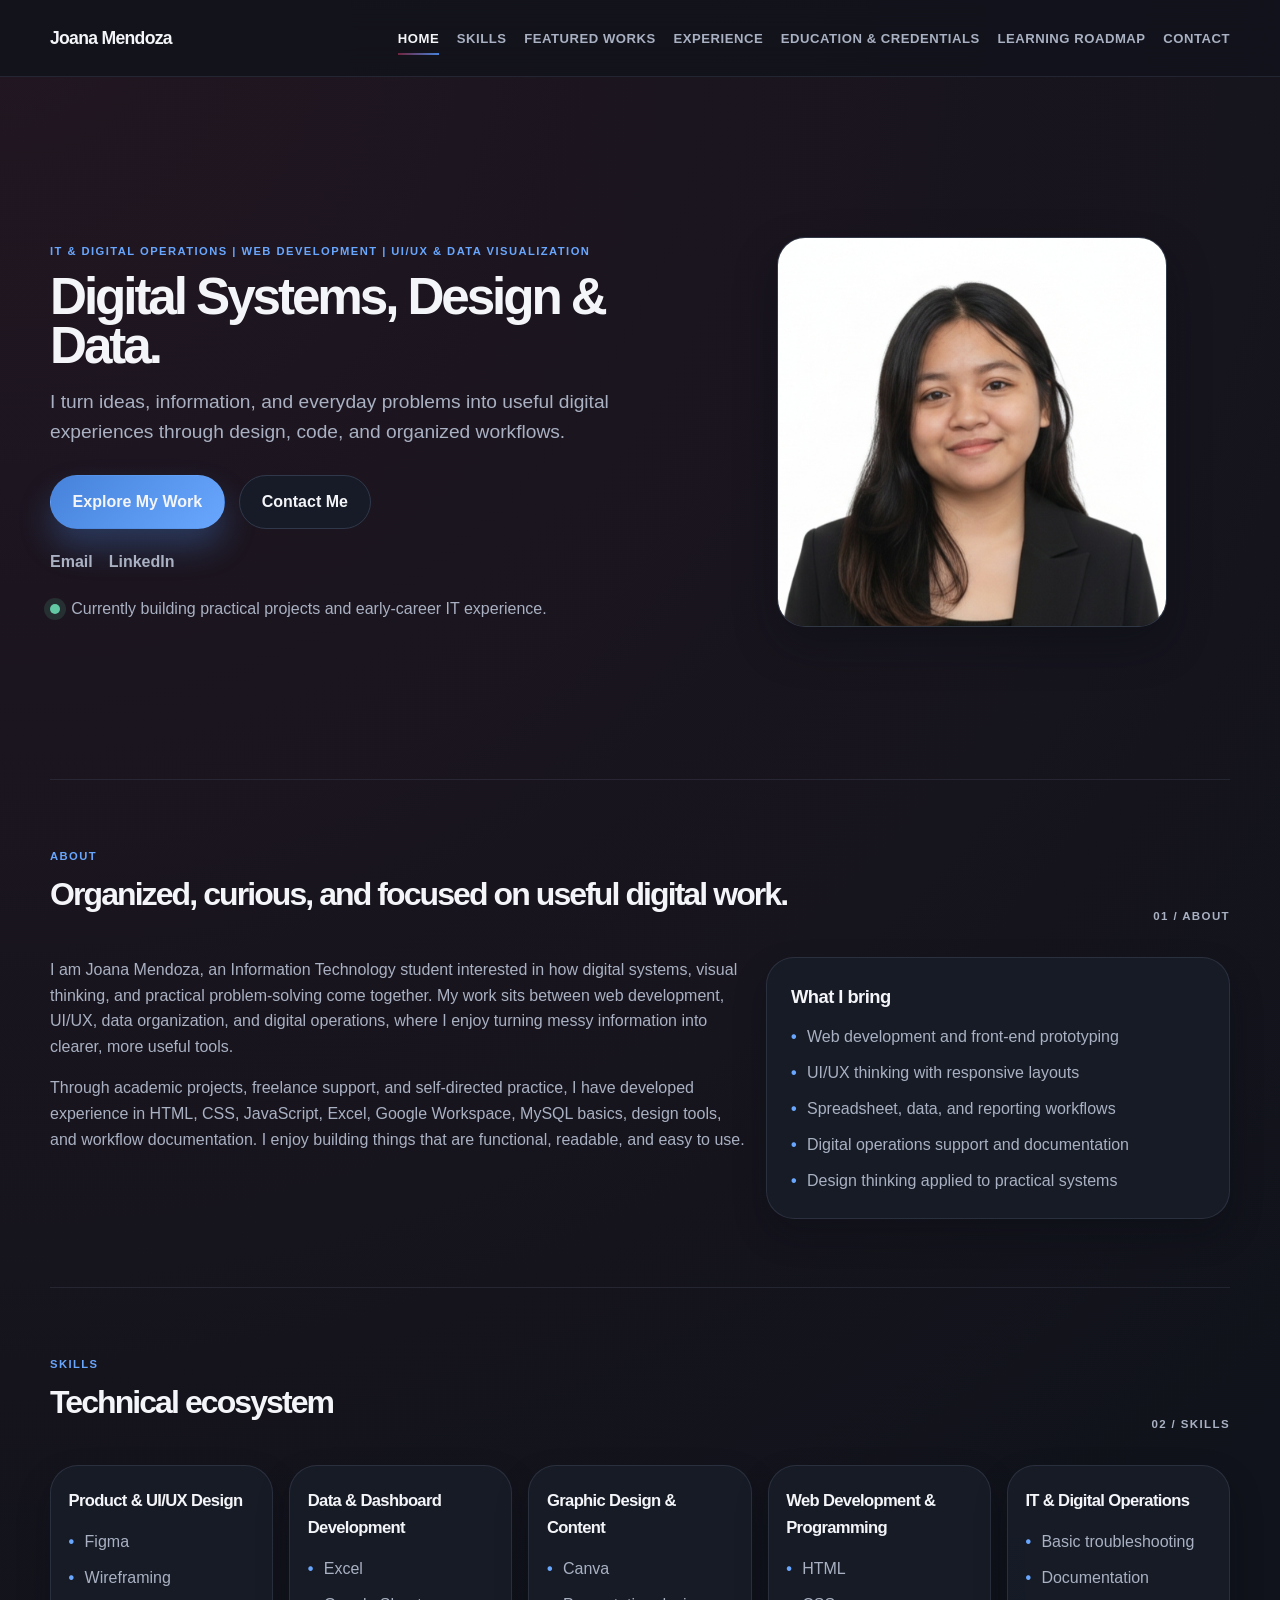
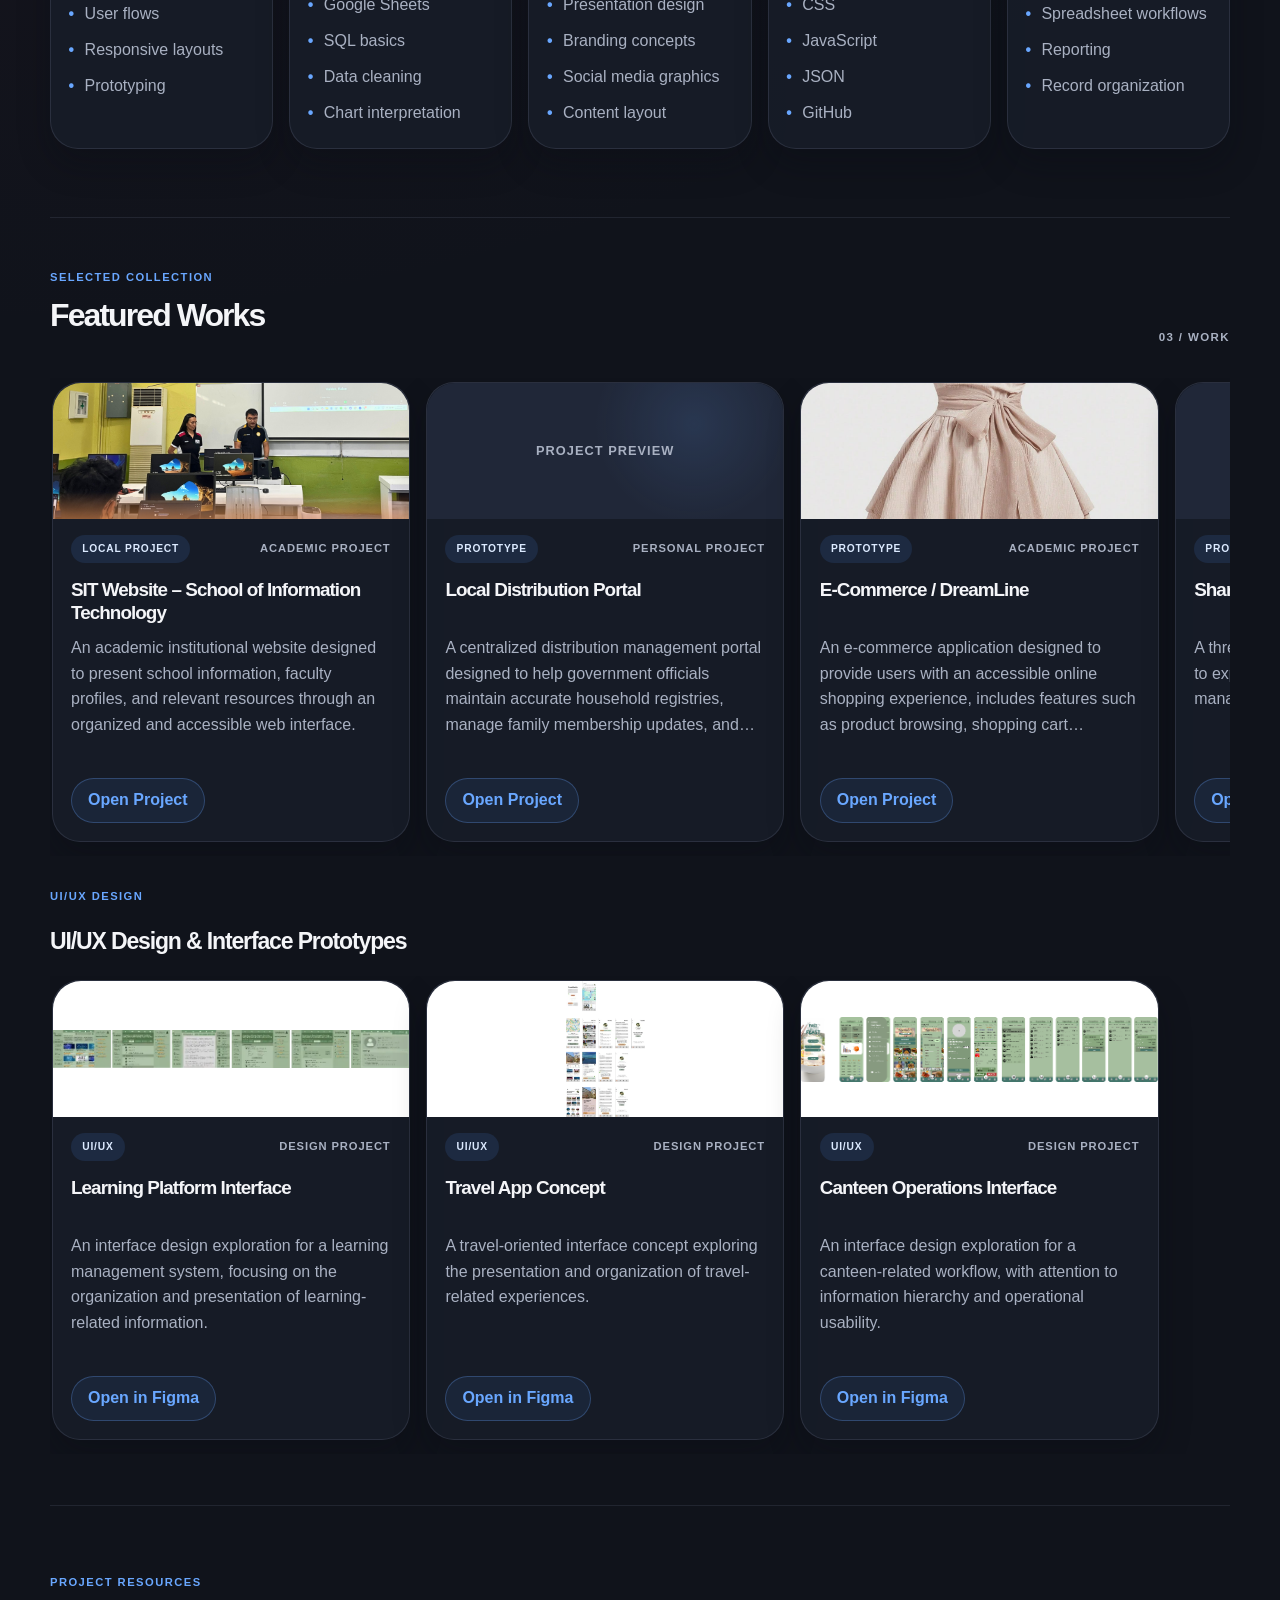
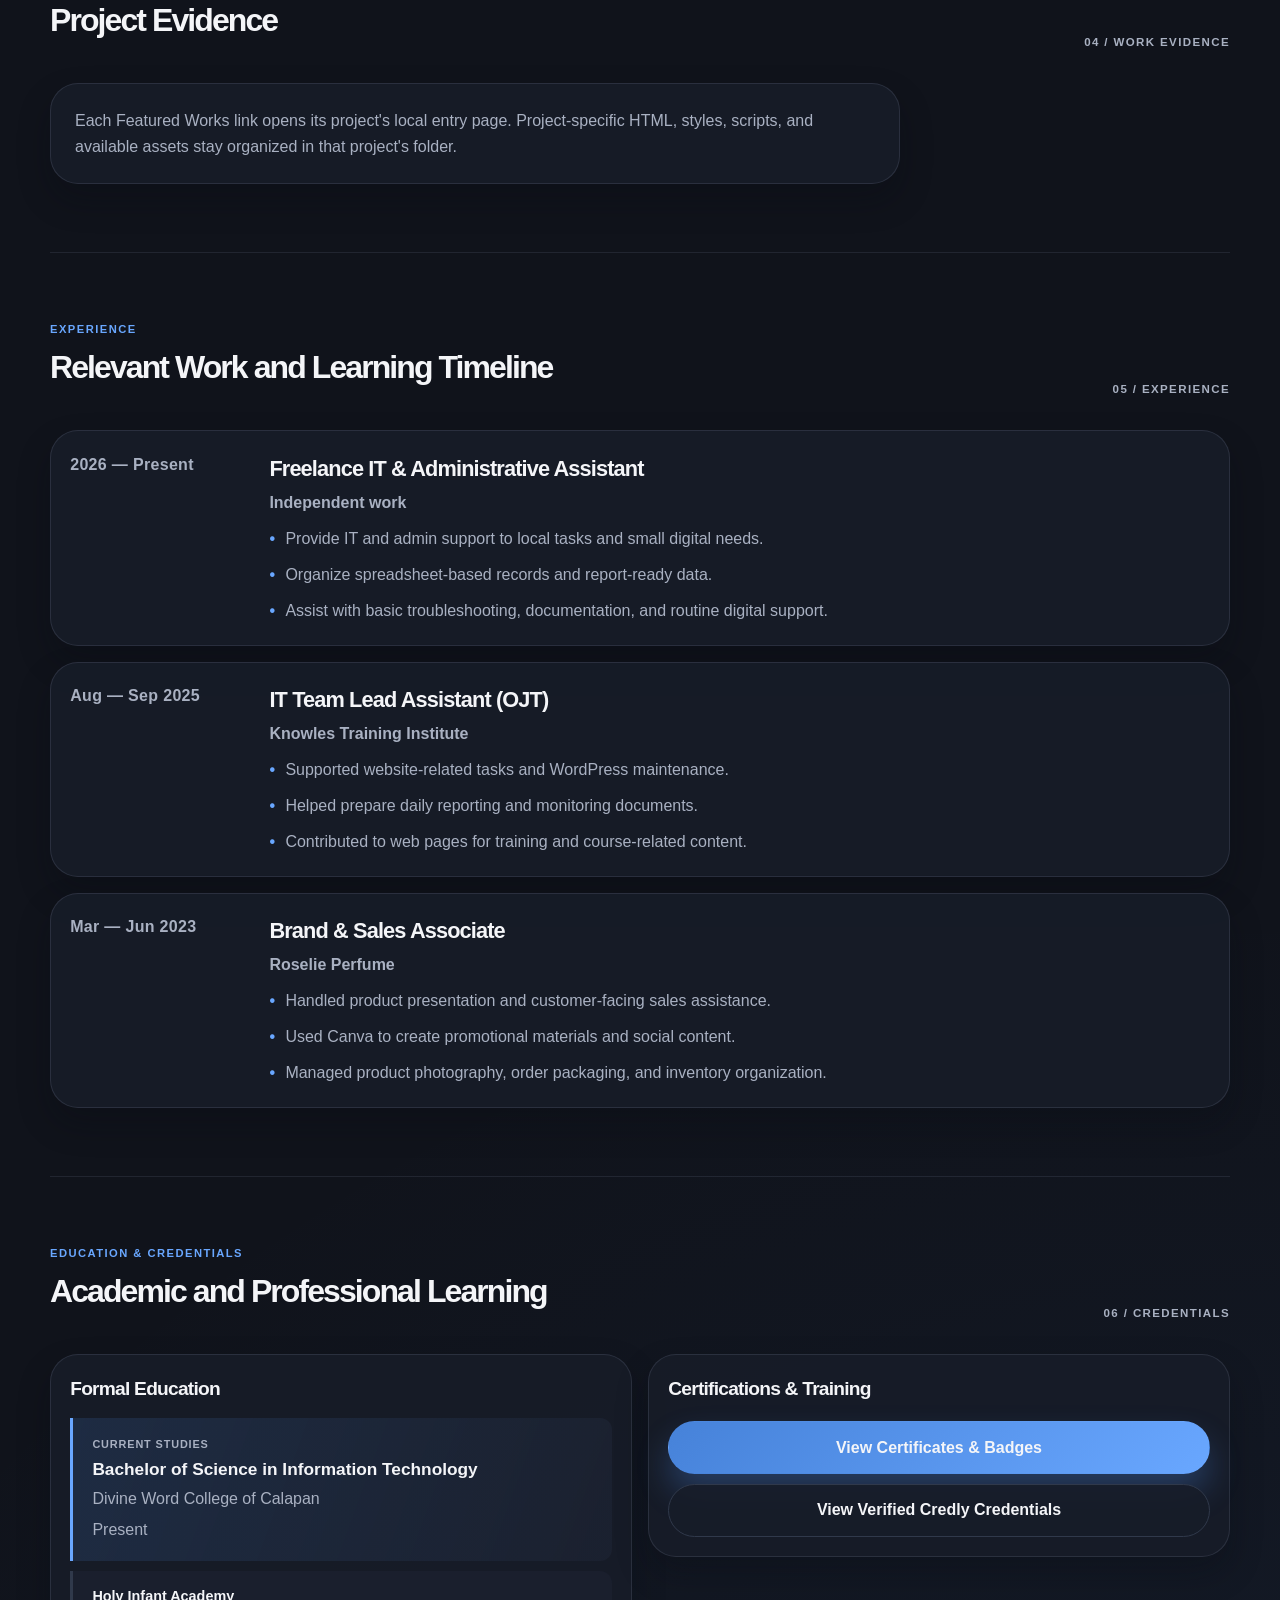
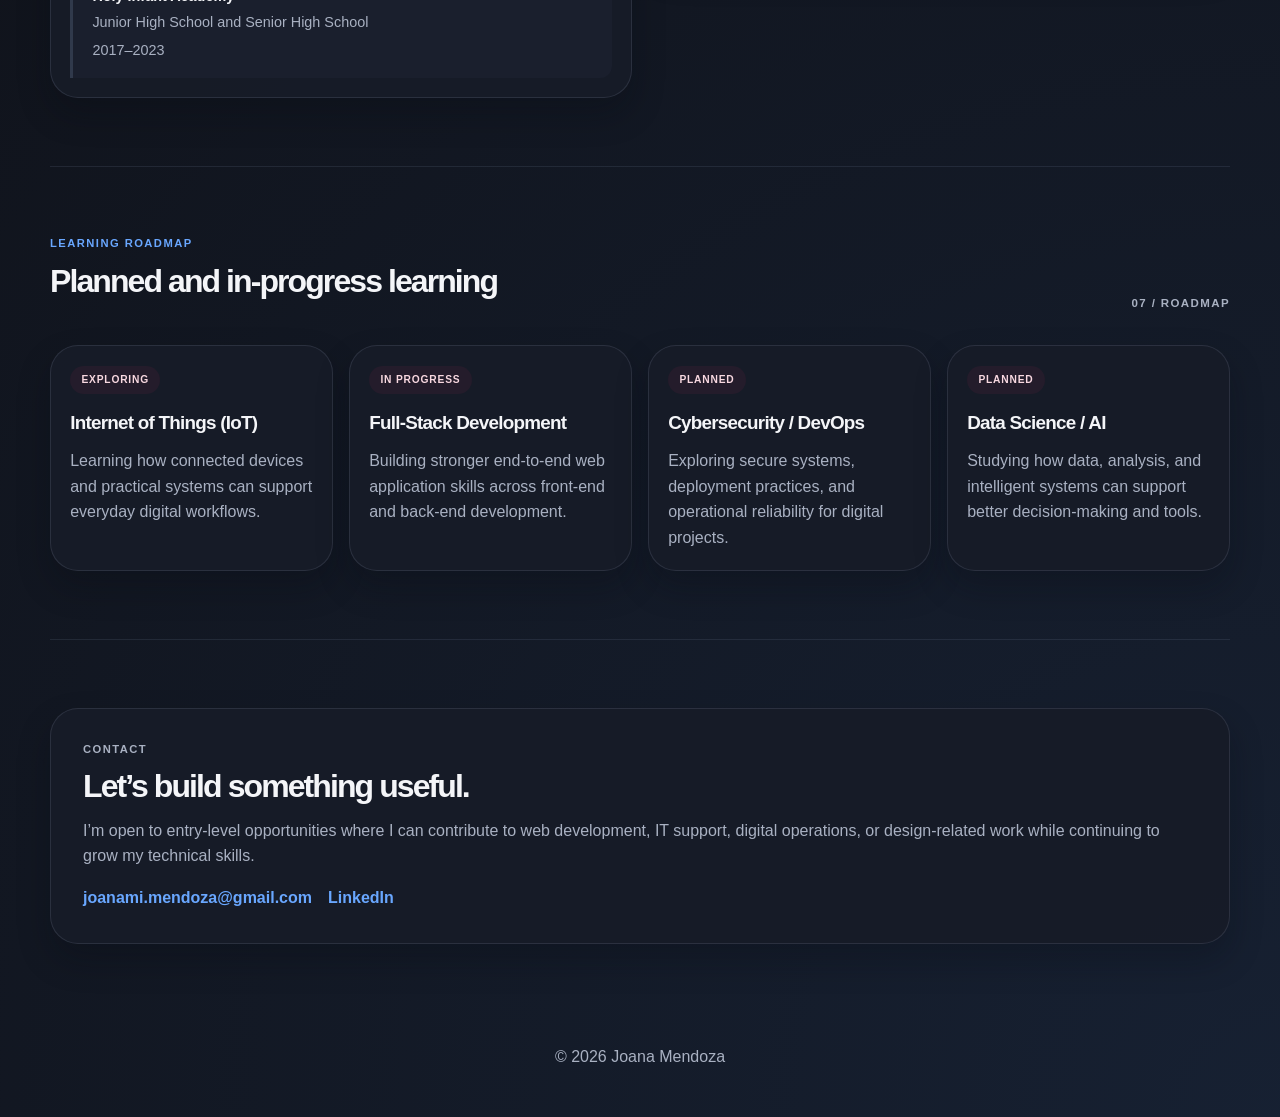
<file: index.html>
﻿<!DOCTYPE html>
<html lang="en">
<head>
    <meta charset="UTF-8">
    <meta name="viewport" content="width=device-width, initial-scale=1.0">
    <meta name="description" content="Joana Mendoza is an Information Technology student focused on web development, UI/UX, data visualization, and digital operations.">
    <meta property="og:title" content="Joana Mendoza | Digital Systems, Design & Data">
    <meta property="og:description" content="Portfolio and profile of Joana Mendoza, an IT student building practical experience in web development, design, and data-driven workflows.">
    <meta property="og:type" content="website">
    <meta property="og:url" content="https://mendoza-joana.pages.dev/">
    <meta name="twitter:card" content="summary_large_image">
    <title>Joana Mendoza | Digital Systems, Design & Data</title>
    <link rel="stylesheet" href="style.css">
</head>
<body>
    <header class="site-header">
        <div class="container nav-shell">
            <a class="brand" href="#home">Joana Mendoza</a>
            <button class="menu-toggle" type="button" aria-expanded="false" aria-controls="site-nav" aria-label="Toggle navigation">
                <span></span>
                <span></span>
                <span></span>
            </button>
            <nav class="site-nav" id="site-nav" aria-label="Main navigation">
                <ul>
                    <li><a href="#home" class="nav-link">Home</a></li>
                    <li><a href="#skills" class="nav-link">Skills</a></li>
                    <li><a href="#work" class="nav-link">Featured Works</a></li>
                    <li><a href="#experience" class="nav-link">Experience</a></li>
                    <li><a href="#education" class="nav-link">Education &amp; Credentials</a></li>
                    <li><a href="#roadmap" class="nav-link">Learning Roadmap</a></li>
                    <li><a href="#contact" class="nav-link">Contact</a></li>
                </ul>
            </nav>
        </div>
    </header>

    <main>
        <section class="hero container" id="home">
            <div class="hero-copy">
                <p class="eyebrow">IT &amp; Digital Operations | Web Development | UI/UX &amp; Data Visualization</p>
                <h1>Digital Systems, Design &amp; Data.</h1>
                <p class="lead">I turn ideas, information, and everyday problems into useful digital experiences through design, code, and organized workflows.</p>
                <div class="hero-actions">
                    <a class="button button-primary" href="#work">Explore My Work</a>
                    <a class="button button-secondary" href="#contact">Contact Me</a>
                </div>
                <div class="profile-links" aria-label="Contact links">
                    <a href="mailto:joanami.mendoza@gmail.com">Email</a>
                    <a href="https://www.linkedin.com/in/joana-may-mendoza-8800bb412" target="_blank" rel="noopener noreferrer">LinkedIn</a>
                </div>
                <p class="status-line"><span class="status-dot" aria-hidden="true"></span>Currently building practical projects and early-career IT experience.</p>
            </div>

            <div class="hero-visual">
                <figure class="hero-portrait">
                    <img src="images/portrait-joana-1.jpg" alt="Portrait of Joana Mendoza">
                </figure>
            </div>
        </section>

        <section class="section container" id="about">
            <div class="section-heading section-heading--split">
                <div>
                    <p class="eyebrow">About</p>
                    <h2>Organized, curious, and focused on useful digital work.</h2>
                </div>
                <div class="section-index">01 / about</div>
            </div>

            <div class="about-grid">
                <div>
                    <p>I am Joana Mendoza, an Information Technology student interested in how digital systems, visual thinking, and practical problem-solving come together. My work sits between web development, UI/UX, data organization, and digital operations, where I enjoy turning messy information into clearer, more useful tools.</p>
                    <p>Through academic projects, freelance support, and self-directed practice, I have developed experience in HTML, CSS, JavaScript, Excel, Google Workspace, MySQL basics, design tools, and workflow documentation. I enjoy building things that are functional, readable, and easy to use.</p>
                </div>
                <div class="about-panel">
                    <h3>What I bring</h3>
                    <ul>
                        <li>Web development and front-end prototyping</li>
                        <li>UI/UX thinking with responsive layouts</li>
                        <li>Spreadsheet, data, and reporting workflows</li>
                        <li>Digital operations support and documentation</li>
                        <li>Design thinking applied to practical systems</li>
                    </ul>
                </div>
            </div>
        </section>

        <section class="section container" id="skills">
            <div class="section-heading section-heading--split">
                <div>
                    <p class="eyebrow">Skills</p>
                    <h2>Technical ecosystem</h2>
                </div>
                <div class="section-index">02 / skills</div>
            </div>

            <div class="skills-grid">
                <article class="skill-card">
                    <h3>Product &amp; UI/UX Design</h3>
                    <ul>
                        <li>Figma</li>
                        <li>Wireframing</li>
                        <li>User flows</li>
                        <li>Responsive layouts</li>
                        <li>Prototyping</li>
                    </ul>
                </article>

                <article class="skill-card">
                    <h3>Data &amp; Dashboard Development</h3>
                    <ul>
                        <li>Excel</li>
                        <li>Google Sheets</li>
                        <li>SQL basics</li>
                        <li>Data cleaning</li>
                        <li>Chart interpretation</li>
                    </ul>
                </article>

                <article class="skill-card">
                    <h3>Graphic Design &amp; Content</h3>
                    <ul>
                        <li>Canva</li>
                        <li>Presentation design</li>
                        <li>Branding concepts</li>
                        <li>Social media graphics</li>
                        <li>Content layout</li>
                    </ul>
                </article>

                <article class="skill-card">
                    <h3>Web Development &amp; Programming</h3>
                    <ul>
                        <li>HTML</li>
                        <li>CSS</li>
                        <li>JavaScript</li>
                        <li>JSON</li>
                        <li>GitHub</li>
                    </ul>
                </article>

                <article class="skill-card">
                    <h3>IT &amp; Digital Operations</h3>
                    <ul>
                        <li>Basic troubleshooting</li>
                        <li>Documentation</li>
                        <li>Spreadsheet workflows</li>
                        <li>Reporting</li>
                        <li>Record organization</li>
                    </ul>
                </article>
            </div>
        </section>

        <section class="section container project-section" id="work">
            <div class="section-heading section-heading--split">
                <div>
                    <p class="eyebrow">Selected collection</p>
                    <h2>Featured Works</h2>
                </div>
                <div class="section-index">03 / work</div>
            </div>

            <div class="project-gallery" id="project-gallery" aria-label="Featured Works. Scroll horizontally to see each project." tabindex="0"></div>

            <div class="project-group" aria-labelledby="figma-projects-heading">
                <div class="group-header">
                    <p class="eyebrow">UI/UX Design</p>
                    <h3 id="figma-projects-heading">UI/UX Design &amp; Interface Prototypes</h3>
                </div>
                <div class="figma-gallery" id="figma-gallery" aria-label="UI and UX design projects. Scroll horizontally to see each preview." tabindex="0"></div>
            </div>
        </section>

        <section class="section container" id="project-evidence">
            <div class="section-heading section-heading--split">
                <div>
                    <p class="eyebrow">Project resources</p>
                    <h2>Project Evidence</h2>
                </div>
                <div class="section-index">04 / work evidence</div>
            </div>
            <div class="evidence-panel">
                <p>Each Featured Works link opens its project's local entry page. Project-specific HTML, styles, scripts, and available assets stay organized in that project's folder.</p>
            </div>
        </section>

        <section class="section container" id="experience">
            <div class="section-heading section-heading--split">
                <div>
                    <p class="eyebrow">Experience</p>
                    <h2>Relevant Work and Learning Timeline</h2>
                </div>
                <div class="section-index">05 / experience</div>
            </div>

            <div class="timeline">
                <article class="timeline-item">
                    <div class="timeline-date">2026 — Present</div>
                    <div class="timeline-content">
                        <h3>Freelance IT &amp; Administrative Assistant</h3>
                        <p class="timeline-meta">Independent work</p>
                        <ul>
                            <li>Provide IT and admin support to local tasks and small digital needs.</li>
                            <li>Organize spreadsheet-based records and report-ready data.</li>
                            <li>Assist with basic troubleshooting, documentation, and routine digital support.</li>
                        </ul>
                    </div>
                </article>

                <article class="timeline-item">
                    <div class="timeline-date">Aug — Sep 2025</div>
                    <div class="timeline-content">
                        <h3>IT Team Lead Assistant (OJT)</h3>
                        <p class="timeline-meta">Knowles Training Institute</p>
                        <ul>
                            <li>Supported website-related tasks and WordPress maintenance.</li>
                            <li>Helped prepare daily reporting and monitoring documents.</li>
                            <li>Contributed to web pages for training and course-related content.</li>
                        </ul>
                    </div>
                </article>

                <article class="timeline-item">
                    <div class="timeline-date">Mar — Jun 2023</div>
                    <div class="timeline-content">
                        <h3>Brand &amp; Sales Associate</h3>
                        <p class="timeline-meta">Roselie Perfume</p>
                        <ul>
                            <li>Handled product presentation and customer-facing sales assistance.</li>
                            <li>Used Canva to create promotional materials and social content.</li>
                            <li>Managed product photography, order packaging, and inventory organization.</li>
                        </ul>
                    </div>
                </article>
            </div>
        </section>

        <section class="section container" id="education">
            <div class="section-heading section-heading--split">
                <div>
                    <p class="eyebrow">Education &amp; Credentials</p>
                    <h2>Academic and Professional Learning</h2>
                </div>
                <div class="section-index">06 / credentials</div>
            </div>

            <div class="credentials-layout">
                <div class="credential-card education-card">
                    <h3>Formal Education</h3>
                    <ul class="education-list">
                        <li class="education-entry education-entry--current">
                            <span class="education-level">Current studies</span>
                            <strong>Bachelor of Science in Information Technology</strong>
                            <span>Divine Word College of Calapan</span>
                            <em>Present</em>
                        </li>
                        <li class="education-entry education-entry--previous">
                            <strong>Holy Infant Academy</strong>
                            <span>Junior High School and Senior High School</span>
                            <em>2017–2023</em>
                        </li>
                    </ul>
                </div>

                <div class="credential-card training-card">
                    <h3>Certifications &amp; Training</h3>
                    <div class="training-links">
                        <a class="button button-primary button-block" href="https://drive.google.com/drive/folders/12hdQMdLK6TkX1yKj32U3EDfuX-vJYX86?usp=sharing" target="_blank" rel="noopener noreferrer">View Certificates &amp; Badges</a>
                        <a class="button button-secondary button-block" href="https://www.credly.com/users/joanamay-mendoza-it.f2052220" target="_blank" rel="noopener noreferrer">View Verified Credly Credentials</a>
                    </div>
                </div>
            </div>
        </section>

        <section class="section container" id="roadmap">
            <div class="section-heading section-heading--split">
                <div>
                    <p class="eyebrow">Learning Roadmap</p>
                    <h2>Planned and in-progress learning</h2>
                </div>
                <div class="section-index">07 / roadmap</div>
            </div>

            <div class="roadmap-grid">
                <article class="roadmap-card">
                    <span class="status status-planned">Exploring</span>
                    <h4>Internet of Things (IoT)</h4>
                    <p>Learning how connected devices and practical systems can support everyday digital workflows.</p>
                </article>
                <article class="roadmap-card">
                    <span class="status status-planned">In progress</span>
                    <h4>Full-Stack Development</h4>
                    <p>Building stronger end-to-end web application skills across front-end and back-end development.</p>
                </article>
                <article class="roadmap-card">
                    <span class="status status-planned">Planned</span>
                    <h4>Cybersecurity / DevOps</h4>
                    <p>Exploring secure systems, deployment practices, and operational reliability for digital projects.</p>
                </article>
                <article class="roadmap-card">
                    <span class="status status-planned">Planned</span>
                    <h4>Data Science / AI</h4>
                    <p>Studying how data, analysis, and intelligent systems can support better decision-making and tools.</p>
                </article>
            </div>
        </section>

        <section class="section container" id="contact">
            <div class="contact-panel">
                <p class="eyebrow">Contact</p>
                <h2>Let’s build something useful.</h2>
                <p>I’m open to entry-level opportunities where I can contribute to web development, IT support, digital operations, or design-related work while continuing to grow my technical skills.</p>
                <div class="contact-list">
                    <a href="mailto:joanami.mendoza@gmail.com">joanami.mendoza@gmail.com</a>
                    <a href="https://www.linkedin.com/in/joana-may-mendoza-8800bb412" target="_blank" rel="noopener noreferrer">LinkedIn</a>
                </div>
            </div>
        </section>
    </main>

    <footer class="site-footer container">
        <p>© <span id="year"></span> Joana Mendoza</p>
    </footer>

    <script src="script.js"></script>
</body>
</html>
</file>
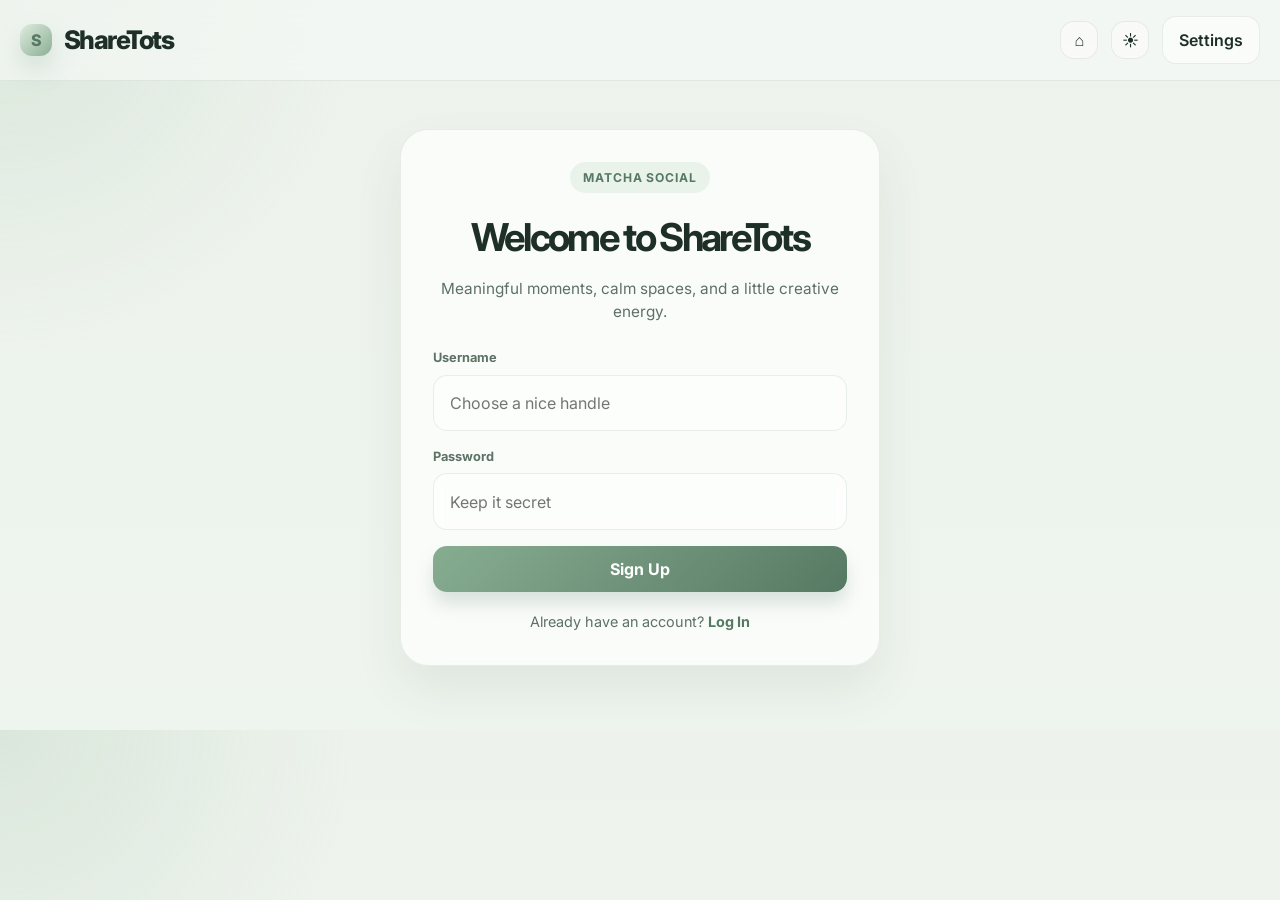
<file: ShareTots-main/index.html>
<!DOCTYPE html>
<html lang="en">
<head>
    <meta charset="UTF-8">
    <meta name="viewport" content="width=device-width, initial-scale=1.0">
    <title>ShareTots — Matcha Social</title>

    <link rel="preconnect" href="https://fonts.googleapis.com">
    <link rel="preconnect" href="https://fonts.gstatic.com" crossorigin>
    <link href="https://fonts.googleapis.com/css2?family=Inter:wght@400;500;600;700;800&display=swap" rel="stylesheet">
    <link rel="stylesheet" href="style.css">
</head>
<body>
    <header>
        <div class="nav-container">
            <div class="brand-wrap">
                <span class="brand-mark">S</span>
                <a href="#" class="logo" onclick="showFeed(); return false;">ShareTots</a>
            </div>

            <div class="nav-actions">
                <button class="btn-icon" id="home-btn" aria-label="Go to feed">⌂</button>
                <button class="btn-icon" id="theme-toggle" aria-label="Toggle dark mode">☀️</button>
                <button class="btn-secondary" id="settings-btn">Settings</button>
                <button class="btn-primary hidden" id="logout-btn">Log Out</button>
            </div>
        </div>
    </header>

    <main>
        <section id="auth-section" class="auth-card">
            <div class="auth-hero">
                <div class="auth-badge">matcha social</div>
                <h2 id="auth-title">Welcome to ShareTots</h2>
                <p>Meaningful moments, calm spaces, and a little creative energy.</p>
            </div>

            <form id="auth-form" class="auth-form">
                <div class="form-group">
                    <label id="username-label" for="auth-username">Username</label>
                    <input type="text" id="auth-username" required placeholder="Choose a nice handle">
                </div>
                <div class="form-group">
                    <label for="auth-password">Password</label>
                    <input type="password" id="auth-password" required placeholder="Keep it secret">
                </div>
                <button type="submit" class="btn-primary btn-wide" id="auth-submit-btn">Sign Up</button>
            </form>

            <p class="auth-toggle-text" id="auth-toggle-wrapper">
                Already have an account? <span id="auth-toggle">Log In</span>
            </p>
        </section>

        <section id="app-section" class="app-shell hidden">
            <aside class="side-panel left-panel">
                <div class="panel-card profile-card">
                    <div class="profile-row">
                        <div class="avatar avatar-large" id="current-user-avatar">U</div>
                        <div>
                            <div class="profile-name" id="current-username">@username</div>
                            <div class="profile-status"><span class="status-dot"></span> Active now</div>
                        </div>
                    </div>
                    <div class="mini-metrics">
                        <div>
                            <strong>1.2k</strong>
                            <span>Followers</span>
                        </div>
                        <div>
                            <strong>312</strong>
                            <span>Following</span>
                        </div>
                    </div>
                </div>

                <div class="panel-card">
                    <div class="panel-header-compact">
                        <h3>Online now</h3>
                        <span class="pill soft-green">12</span>
                    </div>
                    <div id="online-people" class="people-list"></div>
                </div>

                <div class="panel-card">
                    <div class="panel-header-compact">
                        <h3>Recommended</h3>
                    </div>
                    <div id="recommended-people" class="people-list"></div>
                </div>
            </aside>

            <section class="feed-column">
                <div class="composer card">
                    <div class="composer-header">
                        <div class="avatar" id="composer-avatar">U</div>
                        <span class="composer-label">Create a new post</span>
                    </div>

                    <form id="create-post-form">
                        <textarea id="post-text" class="post-textarea" placeholder="What are you thinking about today?" required></textarea>
                        <div class="file-preview" id="file-preview-txt"></div>
                        <div class="composer-actions">
                            <label for="file-input" class="file-upload-btn">📎 Add media</label>
                            <input type="file" id="file-input" accept="image/*,video/*,audio/*,application/pdf">
                            <button type="submit" class="btn-primary">Post</button>
                        </div>
                    </form>
                </div>

                <div id="posts-stream" class="feed-list"></div>
            </section>

            <aside class="side-panel right-panel">
                <div id="comments-panel" class="panel-card comments-card"></div>
            </aside>
        </section>
    </main>

    <div id="settings-modal" class="modal hidden" aria-hidden="true">
        <div class="modal-panel" role="dialog" aria-modal="true" aria-labelledby="settings-title">
            <div class="modal-header">
                <div>
                    <p class="eyebrow">Preferences</p>
                    <h3 id="settings-title">App settings</h3>
                </div>
                <button type="button" class="close-modal" id="close-settings" aria-label="Close settings">✕</button>
            </div>

            <div class="settings-list">
                <label class="setting-row">
                    <span>
                        <strong>Notifications</strong>
                        <small>Get alerts for likes and replies</small>
                    </span>
                    <input type="checkbox" checked>
                </label>
                <label class="setting-row">
                    <span>
                        <strong>Private profile</strong>
                        <small>Only approved people can follow you</small>
                    </span>
                    <input type="checkbox">
                </label>
                <label class="setting-row">
                    <span>
                        <strong>Dark mode</strong>
                        <small>Switch the app to a darker mood</small>
                    </span>
                    <input type="checkbox" id="dark-mode-setting">
                </label>
            </div>

            <button type="button" class="btn-primary btn-wide" id="save-settings-btn">Save changes</button>
        </div>
    </div>

    <div class="toast" id="toast">Saved</div>

    <script src="script.js"></script>
</body>
</html>
</file>
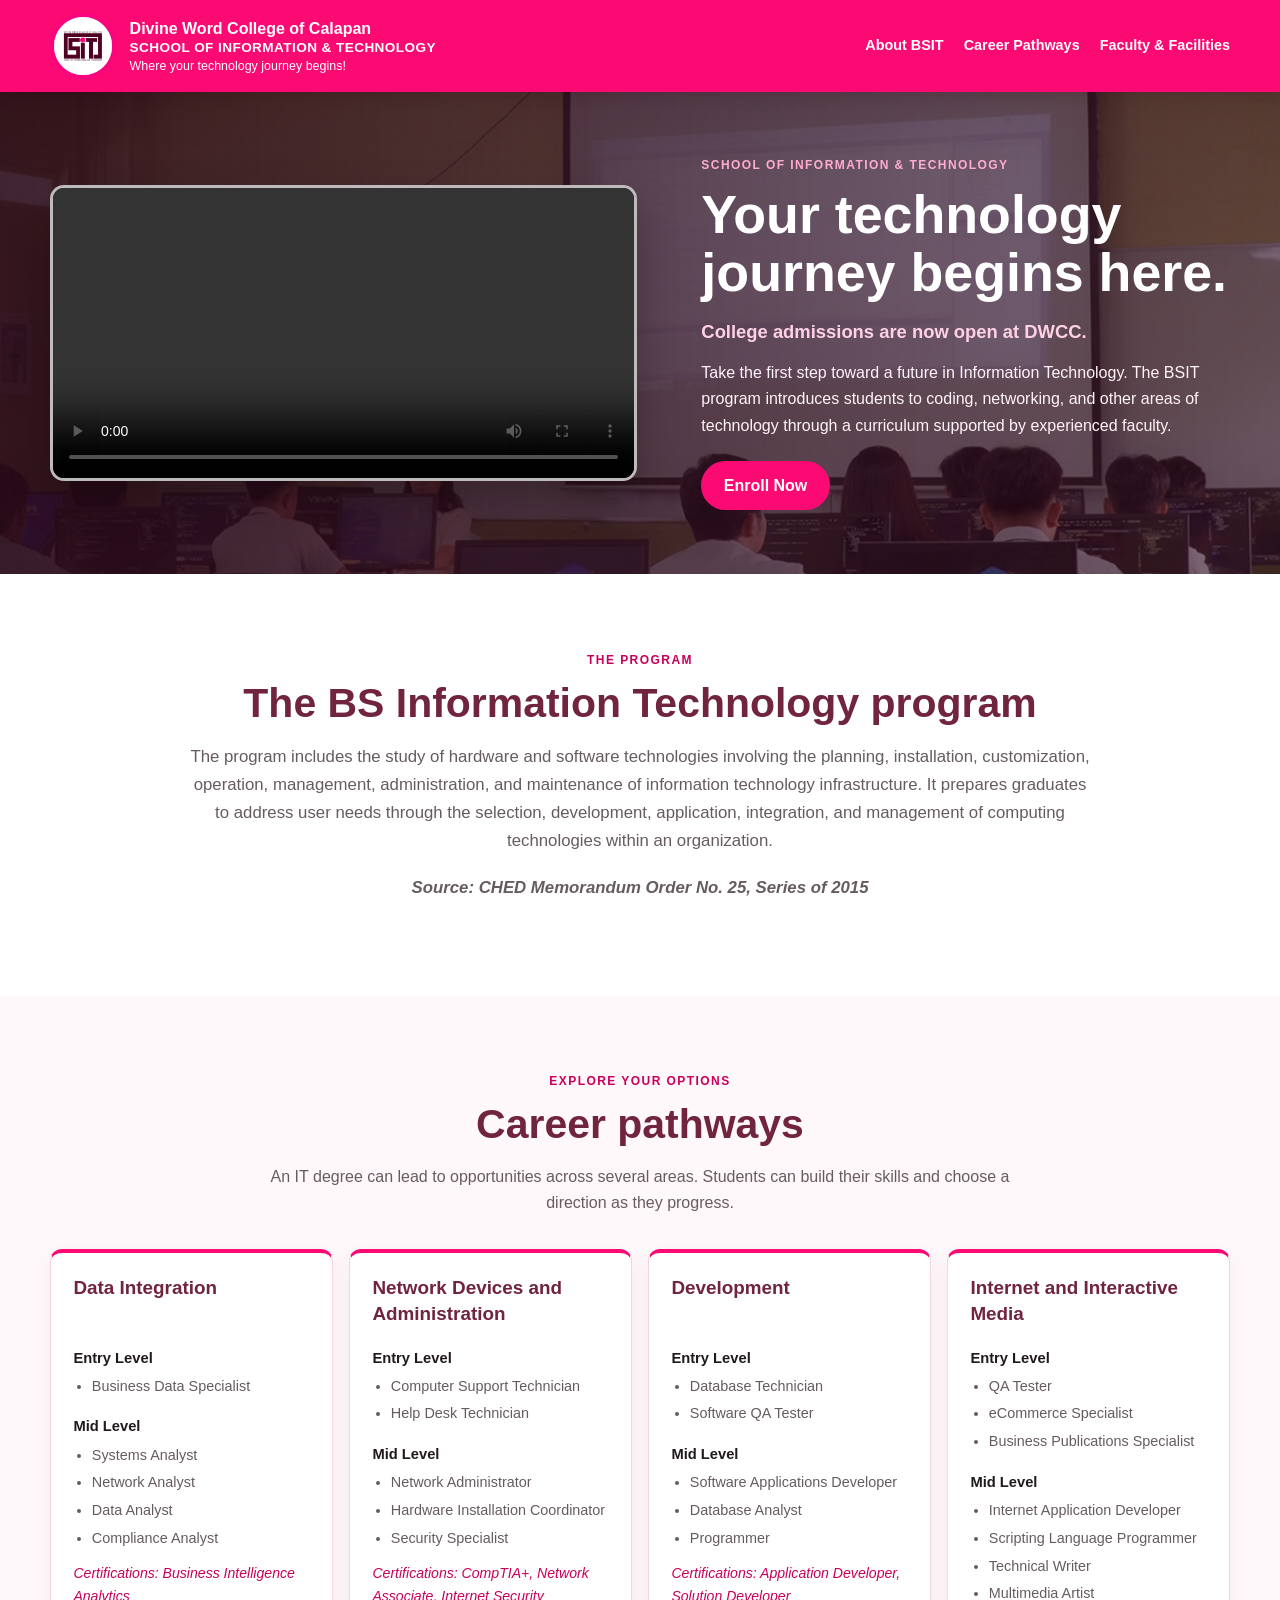
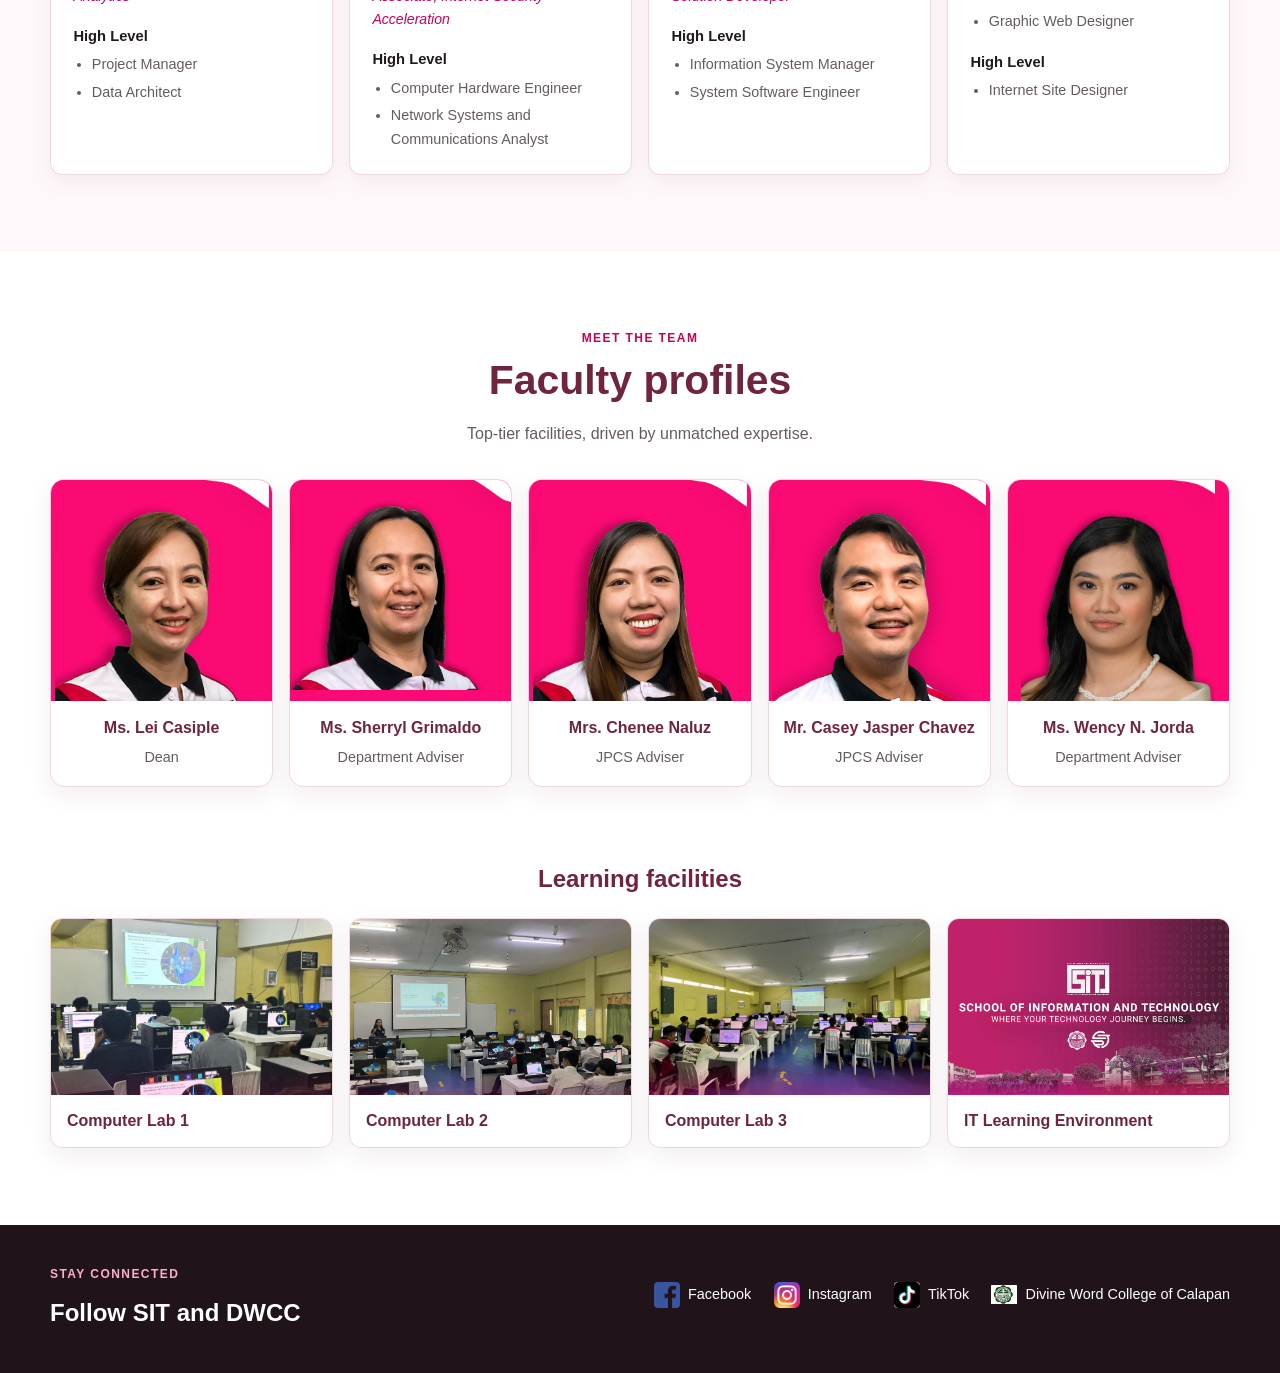
<file: SIT website/index.html>
<!DOCTYPE html>
<html lang="en">
<head>
    <meta charset="UTF-8">
    <meta name="viewport" content="width=device-width, initial-scale=1.0">
    <meta name="description" content="Learn about the School of Information and Technology at Divine Word College of Calapan, its BSIT program, faculty, and facilities.">
    <title>School of Information &amp; Technology | Divine Word College of Calapan</title>
    <link rel="stylesheet" href="css/style.css">
</head>
<body>
    <header class="site-header">
        <div class="header-inner">
            <a class="brand" href="#overview" aria-label="School of Information and Technology home">
                <img src="images/logo.jpg" alt="">
                <span>
                    <strong>Divine Word College of Calapan</strong>
                    <span class="brand-school">School of Information &amp; Technology</span>
                    <span class="brand-tagline">Where your technology journey begins!</span>
                </span>
            </a>
            <nav aria-label="Main navigation">
                <ul class="nav-links">
                    <li><a href="#overview">About BSIT</a></li>
                    <li><a href="#career-pathways">Career Pathways</a></li>
                    <li><a href="#faculty-facilities">Faculty &amp; Facilities</a></li>
                </ul>
            </nav>
        </div>
    </header>

    <main>
        <section class="hero" id="overview">
            <div class="hero-inner">
                <div class="hero-video">
                    <video src="assets/sitvideo.mp4" controls preload="metadata" aria-label="School of Information and Technology video"></video>
                </div>
                <div class="hero-copy">
                    <p class="eyebrow">School of Information &amp; Technology</p>
                    <h1>Your technology journey begins here.</h1>
                    <h2>College admissions are now open at DWCC.</h2>
                    <p>Take the first step toward a future in Information Technology. The BSIT program introduces students to coding, networking, and other areas of technology through a curriculum supported by experienced faculty.</p>
                    <a class="enroll-button" href="https://mams.dwcc.edu.ph/applicant/student_module/signup" target="_blank" rel="noopener noreferrer">Enroll Now</a>
                </div>
            </div>
        </section>

        <section class="content-section program-section" aria-labelledby="program-heading">
            <div class="section-inner">
                <p class="eyebrow">The Program</p>
                <h2 id="program-heading">The BS Information Technology program</h2>
                <p>The program includes the study of hardware and software technologies involving the planning, installation, customization, operation, management, administration, and maintenance of information technology infrastructure. It prepares graduates to address user needs through the selection, development, application, integration, and management of computing technologies within an organization.</p>
                <p class="source-note">Source: CHED Memorandum Order No. 25, Series of 2015</p>
            </div>
        </section>

        <section class="content-section pathways-section" id="career-pathways" aria-labelledby="pathways-heading">
            <div class="section-inner">
                <div class="section-heading">
                    <p class="eyebrow">Explore your options</p>
                    <h2 id="pathways-heading">Career pathways</h2>
                    <p>An IT degree can lead to opportunities across several areas. Students can build their skills and choose a direction as they progress.</p>
                </div>

                <div class="pathway-grid">
                    <article class="pathway-card">
                        <h3>Data Integration</h3>
                        <h4>Entry level</h4>
                        <ul><li>Business Data Specialist</li></ul>
                        <h4>Mid level</h4>
                        <ul>
                            <li>Systems Analyst</li>
                            <li>Network Analyst</li>
                            <li>Data Analyst</li>
                            <li>Compliance Analyst</li>
                        </ul>
                        <p class="certification">Certifications: Business Intelligence Analytics</p>
                        <h4>High level</h4>
                        <ul><li>Project Manager</li><li>Data Architect</li></ul>
                    </article>

                    <article class="pathway-card">
                        <h3>Network Devices and Administration</h3>
                        <h4>Entry level</h4>
                        <ul><li>Computer Support Technician</li><li>Help Desk Technician</li></ul>
                        <h4>Mid level</h4>
                        <ul>
                            <li>Network Administrator</li>
                            <li>Hardware Installation Coordinator</li>
                            <li>Security Specialist</li>
                        </ul>
                        <p class="certification">Certifications: CompTIA+, Network Associate, Internet Security Acceleration</p>
                        <h4>High level</h4>
                        <ul><li>Computer Hardware Engineer</li><li>Network Systems and Communications Analyst</li></ul>
                    </article>

                    <article class="pathway-card">
                        <h3>Development</h3>
                        <h4>Entry level</h4>
                        <ul><li>Database Technician</li><li>Software QA Tester</li></ul>
                        <h4>Mid level</h4>
                        <ul>
                            <li>Software Applications Developer</li>
                            <li>Database Analyst</li>
                            <li>Programmer</li>
                        </ul>
                        <p class="certification">Certifications: Application Developer, Solution Developer</p>
                        <h4>High level</h4>
                        <ul><li>Information System Manager</li><li>System Software Engineer</li></ul>
                    </article>

                    <article class="pathway-card">
                        <h3>Internet and Interactive Media</h3>
                        <h4>Entry level</h4>
                        <ul><li>QA Tester</li><li>eCommerce Specialist</li><li>Business Publications Specialist</li></ul>
                        <h4>Mid level</h4>
                        <ul>
                            <li>Internet Application Developer</li>
                            <li>Scripting Language Programmer</li>
                            <li>Technical Writer</li>
                            <li>Multimedia Artist</li>
                            <li>Graphic Web Designer</li>
                        </ul>
                        <h4>High level</h4>
                        <ul><li>Internet Site Designer</li></ul>
                    </article>
                </div>
            </div>
        </section>

        <section class="content-section faculty-section" id="faculty-facilities" aria-labelledby="faculty-heading">
            <div class="section-inner">
                <div class="section-heading">
                    <p class="eyebrow">Meet the team</p>
                    <h2 id="faculty-heading">Faculty profiles</h2>
                    <p>Top-tier facilities, driven by unmatched expertise.</p>
                </div>

                <div class="faculty-grid">
                    <article class="faculty-card">
                        <img src="images/maam lei.jpg" alt="Ms. Lei Casiple" loading="lazy">
                        <div class="faculty-details"><h3>Ms. Lei Casiple</h3><p>Dean</p></div>
                    </article>
                    <article class="faculty-card">
                        <img src="images/maam she.jpg" alt="Ms. Sherryl Grimaldo" loading="lazy">
                        <div class="faculty-details"><h3>Ms. Sherryl Grimaldo</h3><p>Department Adviser</p></div>
                    </article>
                    <article class="faculty-card">
                        <img src="images/maam chenee.jpg" alt="Mrs. Chenee Naluz" loading="lazy">
                        <div class="faculty-details"><h3>Mrs. Chenee Naluz</h3><p>JPCS Adviser</p></div>
                    </article>
                    <article class="faculty-card">
                        <img src="images/sir casey.jpg" alt="Mr. Casey Jasper Chavez" loading="lazy">
                        <div class="faculty-details"><h3>Mr. Casey Jasper Chavez</h3><p>JPCS Adviser</p></div>
                    </article>
                    <article class="faculty-card">
                        <img src="images/maam wency.jpg" alt="Ms. Wency N. Jorda" loading="lazy">
                        <div class="faculty-details"><h3>Ms. Wency N. Jorda</h3><p>Department Adviser</p></div>
                    </article>
                </div>

                <div class="facilities">
                    <h3>Learning facilities</h3>
                    <div class="facility-grid">
                        <article class="facility-card">
                            <img src="images/lab1.jpg" alt="Students working in a computer laboratory" loading="lazy">
                            <h4>Computer Lab 1</h4>
                        </article>
                        <article class="facility-card">
                            <img src="images/lab2.jpg" alt="Computer laboratory with a presentation screen" loading="lazy">
                            <h4>Computer Lab 2</h4>
                        </article>
                        <article class="facility-card">
                            <img src="images/lab3.jpg" alt="Students learning in a computer laboratory" loading="lazy">
                            <h4>Computer Lab 3</h4>
                        </article>
                        <article class="facility-card">
                            <img src="images/ey.jpg" alt="An instructor presenting to students in a computer lab" loading="lazy">
                            <h4>IT Learning Environment</h4>
                        </article>
                    </div>
                </div>
            </div>
        </section>
    </main>

    <footer class="site-footer">
        <div class="footer-inner">
            <div>
                <p class="eyebrow">Stay connected</p>
                <h2>Follow SIT and DWCC</h2>
            </div>
            <ul class="social-links">
                <li><a href="https://facebook.com/sit.dwcc.edu.ph/" target="_blank" rel="noopener noreferrer"><img src="images/fb.png" alt="">Facebook</a></li>
                <li><a href="https://instagram.com/sitdwcc/" target="_blank" rel="noopener noreferrer"><img src="images/insta icon.jpg" alt="">Instagram</a></li>
                <li><a href="https://tiktok.com/@sitdwcc" target="_blank" rel="noopener noreferrer"><img src="images/tiktok.jpg" alt="">TikTok</a></li>
                <li><a href="https://www.dwcc.edu.ph/" target="_blank" rel="noopener noreferrer"><img src="images/dwcccc.jpg" alt="">Divine Word College of Calapan</a></li>
            </ul>
        </div>
    </footer>
    <script src="js/script.js"></script>
</body>
</html>
</file>
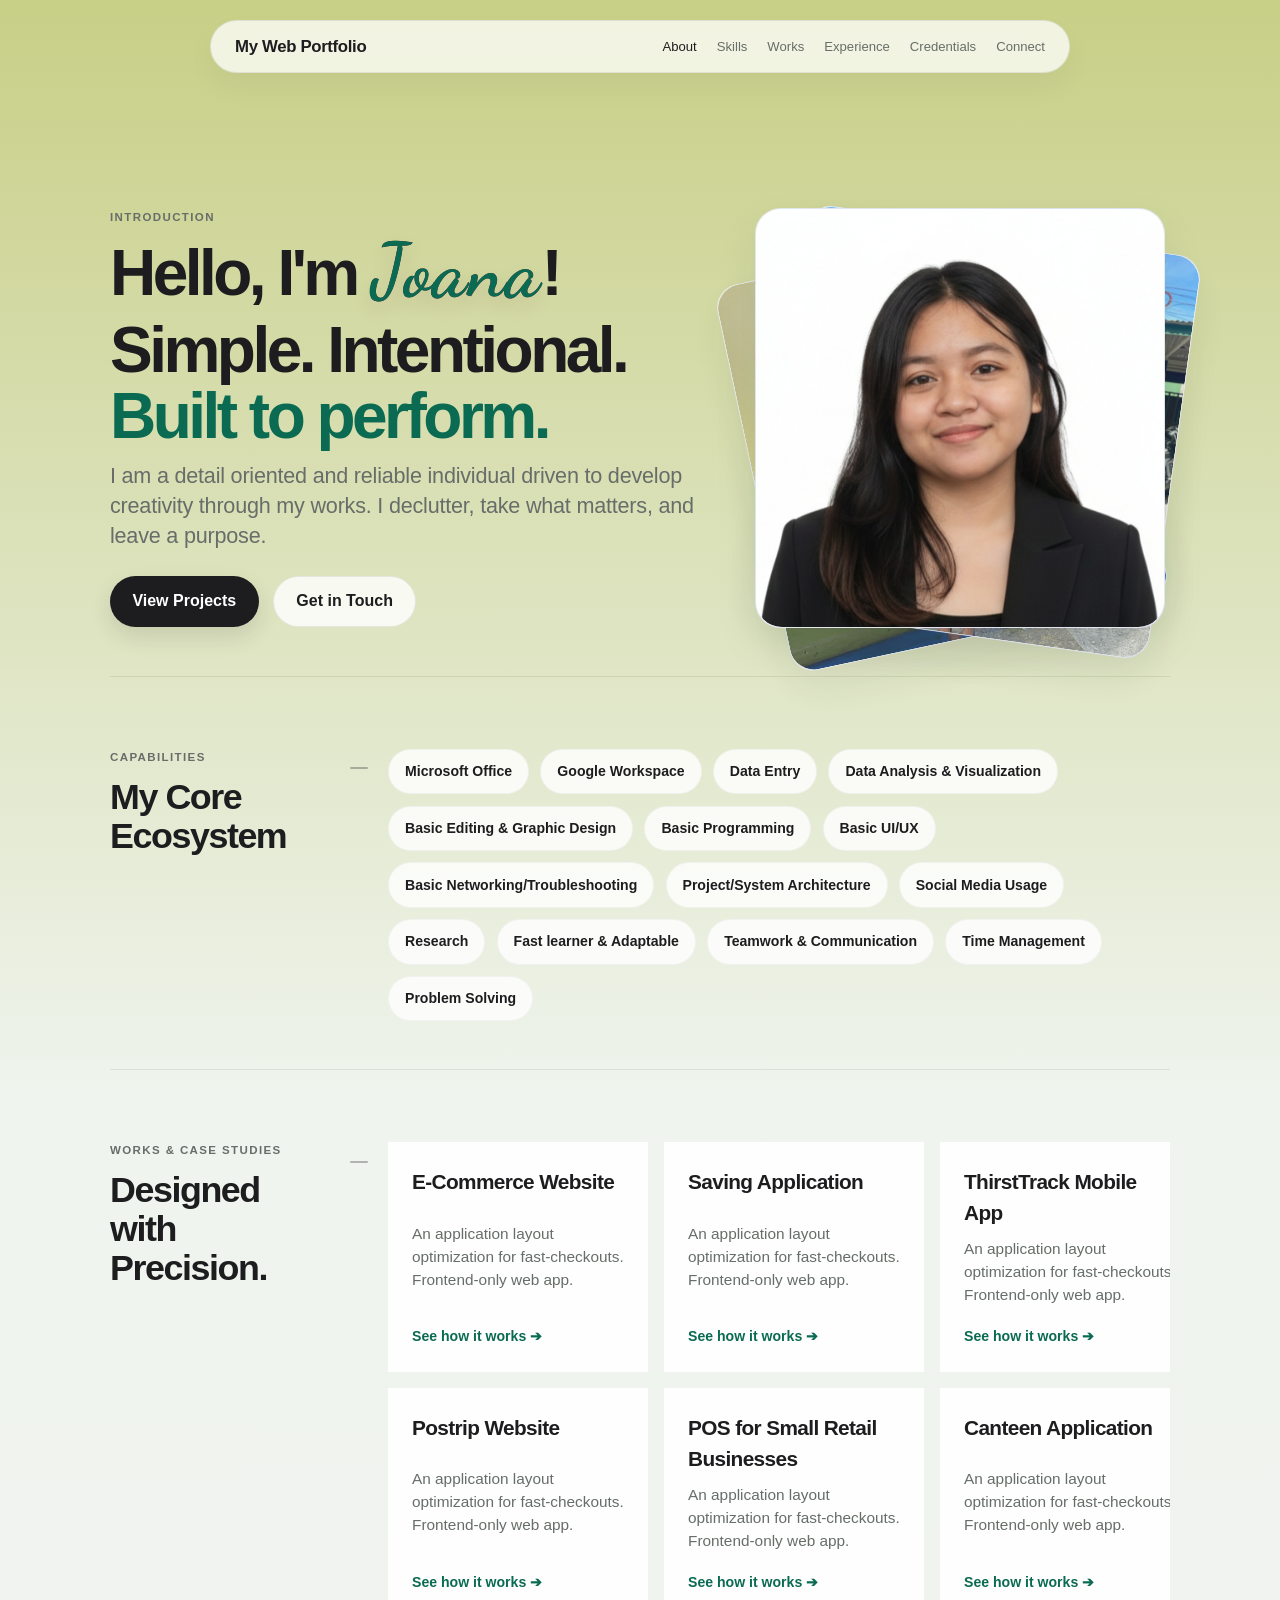
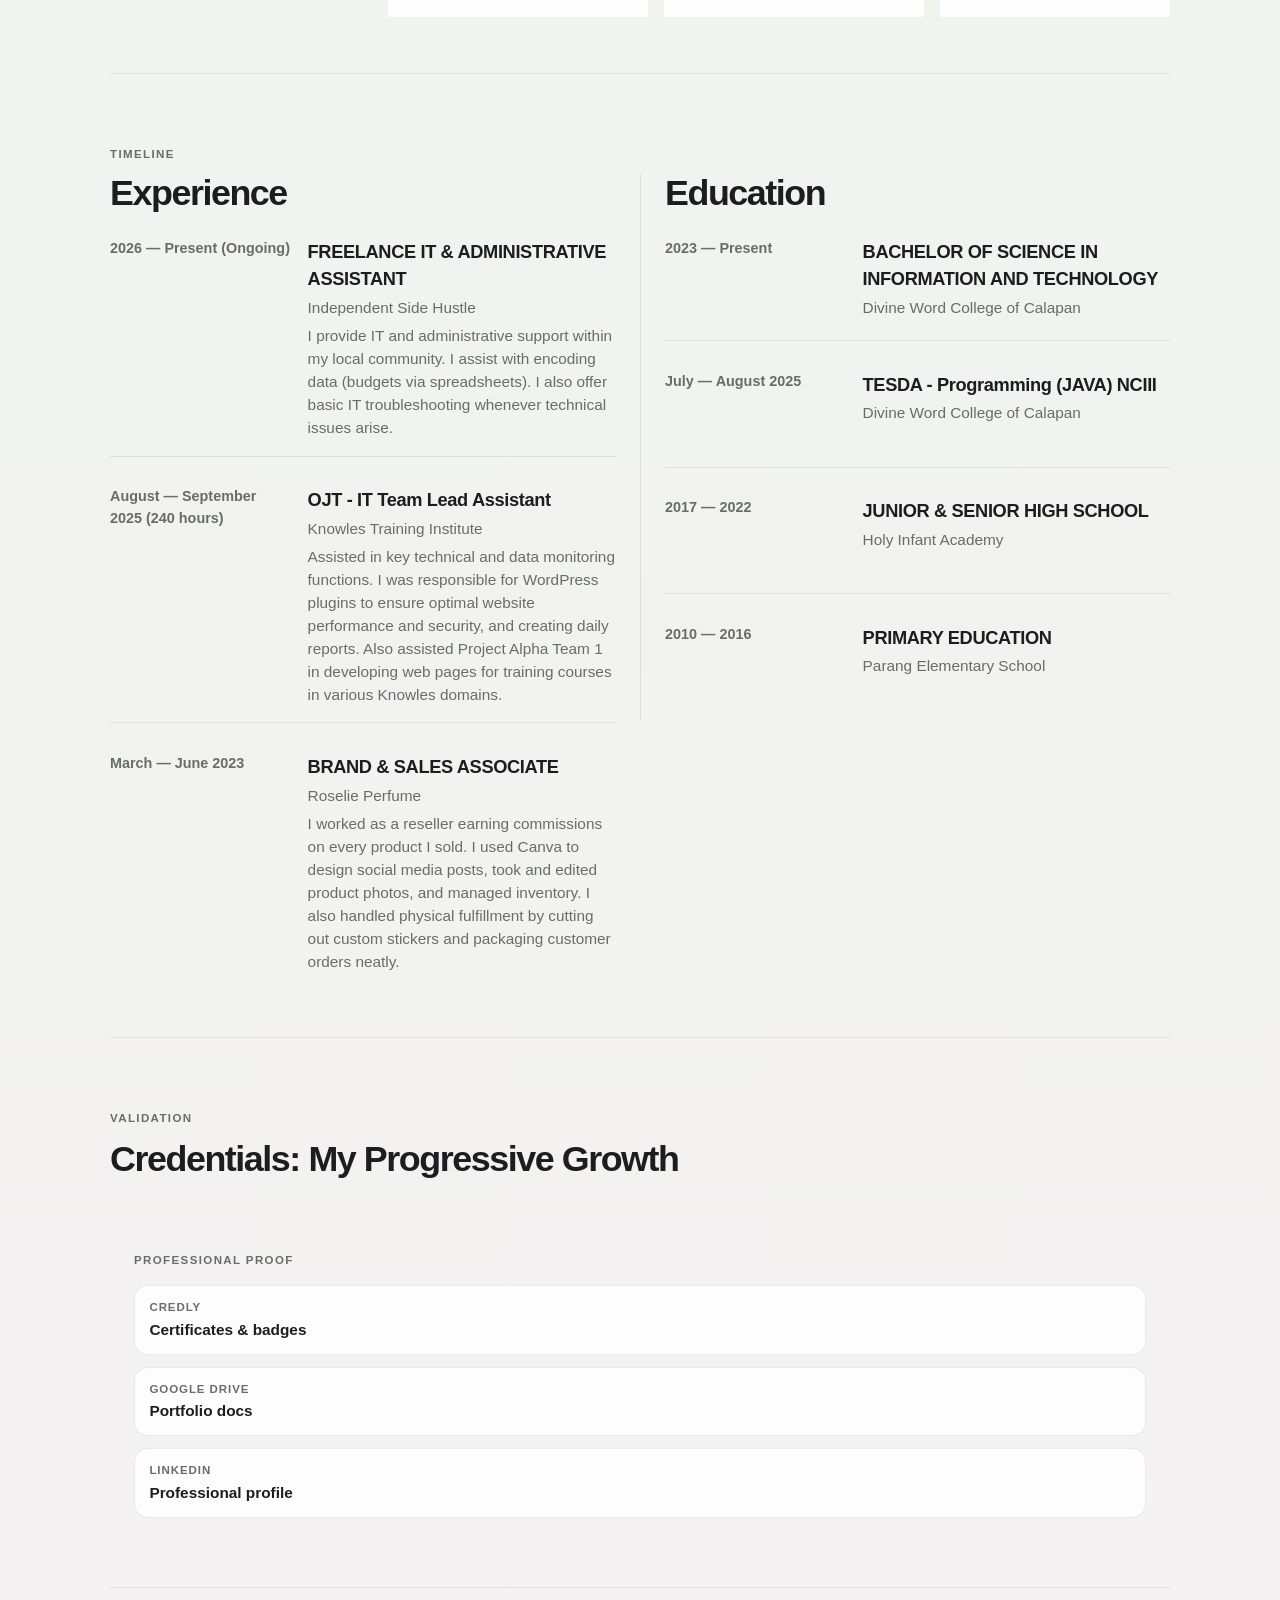
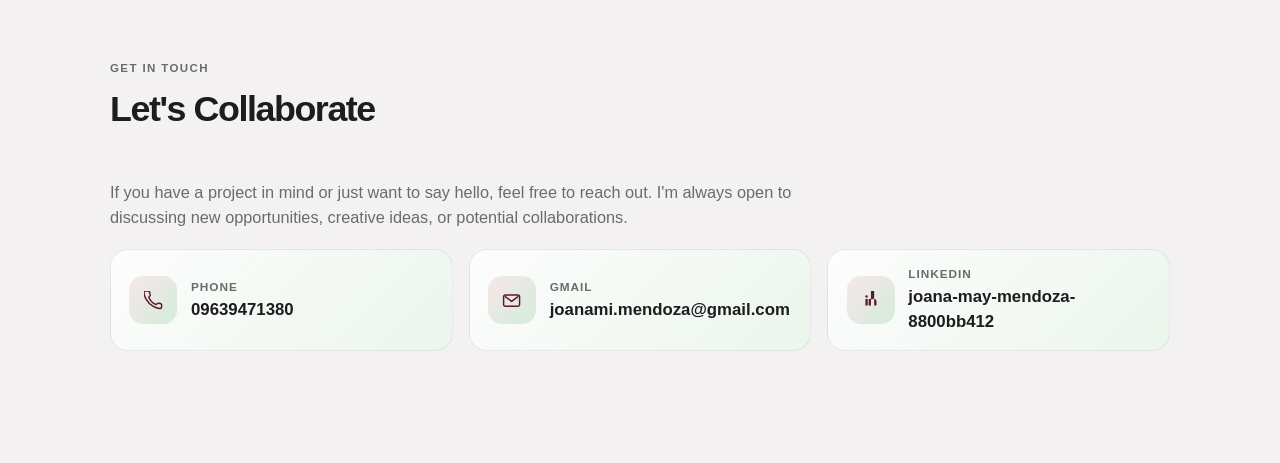
<file: Website-Portfolio-main/index.html>
<!DOCTYPE html>
<html lang="en">
<head>
    <meta charset="UTF-8">
    <meta name="viewport" content="width=device-width, initial-scale=1.0">
    <title>Joana Mendoza | Web Portfolio</title>
    <meta name="description" content="Portfolio website of Joana Mendoza">
    <link rel="preconnect" href="https://fonts.googleapis.com">
    <link rel="preconnect" href="https://fonts.gstatic.com" crossorigin>
    <link href="https://fonts.googleapis.com/css2?family=Dancing+Script:wght@400;600;700&display=swap" rel="stylesheet">
    <link rel="stylesheet" href="style.css">
</head>
<body>
    <header>
        <nav>
            <a href="#about" class="logo">My Web Portfolio</a>
            <ul>
                <li><a href="#about" class="nav-link">About</a></li>
                <li><a href="#skills" class="nav-link">Skills</a></li>
                <li><a href="#projects" class="nav-link">Works</a></li>
                <li><a href="#experience" class="nav-link">Experience</a></li>
                <li><a href="#credentials" class="nav-link">Credentials</a></li>
                <li><a href="#contact" class="nav-link">Connect</a></li>
            </ul>
        </nav>
    </header>

    <main>
        <section id="about" class="hero">
            <div class="hero-layout">
                <div class="hero-copy">
                    <div class="eyebrow">Introduction</div>
                    <h1>Hello, I'm <span class="joana-name">Joana</span>!</h1>
                    <h1>Simple. Intentional. <span>Built to perform.</span></h1>
                    <p>I am a detail oriented and reliable individual driven to develop creativity through my works. I declutter, take what matters, and leave a purpose.</p>
                    <div class="hero-actions">
                        <a href="#projects" class="primary-btn">View Projects</a>
                        <a href="#contact" class="secondary-btn">Get in Touch</a>
                    </div>
                </div>

                <div class="portrait-scene" aria-label="Joana Mendoza portrait collection">
                    <div class="card-stack" id="portrait-stack" aria-live="polite"></div>
                </div>
            </div>
        </section>

        <section id="skills">
            <div class="section-split">
                <div class="section-heading">
                    <div class="eyebrow">Capabilities</div>
                    <h2 class="section-title">My Core Ecosystem</h2>
                </div>

                <div class="section-divider" aria-hidden="true"></div>

                <div class="section-content">
                    <div class="skills-container">
                        <button class="skill-badge" type="button" data-skill="microsoft-office" aria-label="Microsoft Office skills">Microsoft Office</button>
                        <button class="skill-badge" type="button" data-skill="google-workspace" aria-label="Google Workspace skills">Google Workspace</button>
                        <button class="skill-badge" type="button" data-skill="data-entry" aria-label="Data entry skills">Data Entry</button>
                        <button class="skill-badge" type="button" data-skill="data-analysis-visualization" aria-label="Data analysis and visualization">Data Analysis & Visualization</button>
                        <button class="skill-badge" type="button" data-skill="editing-design" aria-label="Editing and graphic design skills">Basic Editing &amp; Graphic Design</button>
                        <button class="skill-badge" type="button" data-skill="basic-programming" aria-label="Basic programming skills">Basic Programming</button>
                        <button class="skill-badge" type="button" data-skill="ui-ux" aria-label="UI and UX skills">Basic UI/UX</button>
                        <button class="skill-badge" type="button" data-skill="troubleshooting" aria-label="Networking and troubleshooting skills">Basic Networking/Troubleshooting</button>
                        <button class="skill-badge" type="button" data-skill="architecture" aria-label="Project and system architecture skills">Project/System Architecture</button>
                        <button class="skill-badge" type="button" data-skill="social-media" aria-label="Social media skills">Social Media Usage</button>
                        <button class="skill-badge" type="button" data-skill="research" aria-label="Research skills">Research</button>
                        <button class="skill-badge" type="button" data-skill="adaptable" aria-label="Adaptability skills">Fast learner &amp; Adaptable</button>
                        <button class="skill-badge" type="button" data-skill="teamwork" aria-label="Teamwork and communication skills">Teamwork &amp; Communication</button>
                        <button class="skill-badge" type="button" data-skill="time-management" aria-label="Time management skills">Time Management</button>
                        <button class="skill-badge" type="button" data-skill="problem-solving" aria-label="Problem solving skills">Problem Solving</button>
                    </div>
                </div>
            </div>
        </section>

        <section id="projects">
            <div class="section-split project-split">
                <div class="section-heading">
                    <div class="eyebrow">Works &amp; Case Studies</div>
                    <h2 class="section-title">Designed with Precision.</h2>
                </div>

                <div class="section-divider" aria-hidden="true"></div>

                <div class="section-content">
                    <div class="project-gallery" aria-label="Project portfolio gallery">
                        <article class="card project-card">
                            <h3>E-Commerce Website</h3>
                            <p>An application layout optimization for fast-checkouts. Frontend-only web app.</p>
                            <a href="https://autumnjo-store.pages.dev/" class="apple-link" target="_blank" rel="noopener noreferrer">See how it works <span aria-hidden="true">➔</span></a>
                        </article>
                        <article class="card project-card">
                            <h3>Postrip Website</h3>
                            <p>An application layout optimization for fast-checkouts. Frontend-only web app.</p>
                            <a href="https://my-sharetots.pages.dev/" class="apple-link" target="_blank" rel="noopener noreferrer">See how it works <span aria-hidden="true">➔</span></a>
                        </article>
                        <article class="card project-card">
                            <h3>Saving Application</h3>
                            <p>An application layout optimization for fast-checkouts. Frontend-only web app.</p>
                            <a href="#" class="apple-link">See how it works <span aria-hidden="true">➔</span></a>
                        </article>
                        <article class="card project-card">
                            <h3>POS for Small Retail Businesses</h3>
                            <p>An application layout optimization for fast-checkouts. Frontend-only web app.</p>
                            <a href="https://pos-app.pages.dev/" class="apple-link" target="_blank" rel="noopener noreferrer">See how it works <span aria-hidden="true">➔</span></a>
                        </article>
                        <article class="card project-card">
                            <h3>ThirstTrack Mobile App</h3>
                            <p>An application layout optimization for fast-checkouts. Frontend-only web app.</p>
                            <a href="#" class="apple-link">See how it works <span aria-hidden="true">➔</span></a>
                        </article>
                        <article class="card project-card">
                            <h3>Canteen Application</h3>
                            <p>An application layout optimization for fast-checkouts. Frontend-only web app.</p>
                            <a href="#" class="apple-link">See how it works <span aria-hidden="true">➔</span></a>
                        </article>
                        <article class="card project-card">
                            <h3>Figma Designs and Prototype</h3>
                            <p>An application layout optimization for fast-checkouts. Frontend-only web app.</p>
                            <a href="#" class="apple-link">See how it works <span aria-hidden="true">➔</span></a>
                        </article>
                    </div>
                </div>
            </div>
        </section>

        <section id="experience">
            <div class="eyebrow timeline-label">Timeline</div>
            <div class="timeline-columns">
                <div class="timeline-column experience-column">
                    <h2 class="section-title experience-title">Experience</h2>
                    <div class="timeline-group">
                        <article class="timeline-item">
                            <div class="time-frame">2026 — Present (Ongoing)</div>
                            <div class="timeline-copy">
                                <div class="job-title">FREELANCE IT &amp; ADMINISTRATIVE ASSISTANT</div>
                                <div class="company">Independent Side Hustle</div>
                                <div class="description">I provide IT and administrative support within my local community. I assist with encoding data (budgets via spreadsheets). I also offer basic IT troubleshooting whenever technical issues arise.</div>
                            </div>
                        </article>

                        <article class="timeline-item">
                            <div class="time-frame">August — September 2025 (240 hours)</div>
                            <div class="timeline-copy">
                                <div class="job-title">OJT - IT Team Lead Assistant</div>
                                <div class="company">Knowles Training Institute</div>
                                <div class="description">Assisted in key technical and data monitoring functions. I was responsible for WordPress plugins to ensure optimal website performance and security, and creating daily reports. Also assisted Project Alpha Team 1 in developing web pages for training courses in various Knowles domains.</div>
                            </div>
                        </article>

                        <article class="timeline-item">
                            <div class="time-frame">March — June 2023</div>
                            <div class="timeline-copy">
                                <div class="job-title">BRAND &amp; SALES ASSOCIATE</div>
                                <div class="company">Roselie Perfume</div>
                                <div class="description">I worked as a reseller earning commissions on every product I sold. I used Canva to design social media posts, took and edited product photos, and managed inventory. I also handled physical fulfillment by cutting out custom stickers and packaging customer orders neatly.</div>
                            </div>
                        </article>
                    </div>
                </div>

                <div class="timeline-column education-column">
                    <h2 class="section-title experience-title education-heading">Education</h2>
                    <div class="timeline-group">
                        <article class="timeline-item">
                            <div class="time-frame">2023 — Present</div>
                            <div class="timeline-copy">
                                <div class="job-title">BACHELOR OF SCIENCE IN INFORMATION AND TECHNOLOGY</div>
                                <div class="company">Divine Word College of Calapan</div>
                            </div>
                        </article>
                        <article class="timeline-item">
                            <div class="time-frame">July — August 2025</div>
                            <div class="timeline-copy">
                                <div class="job-title">TESDA - Programming (JAVA) NCIII</div>
                                <div class="company">Divine Word College of Calapan</div>
                            </div>
                        </article>
                        <article class="timeline-item">
                            <div class="time-frame">2017 — 2022</div>
                            <div class="timeline-copy">
                                <div class="job-title">JUNIOR &amp; SENIOR HIGH SCHOOL</div>
                                <div class="company">Holy Infant Academy</div>
                            </div>
                        </article>
                        <article class="timeline-item">
                            <div class="time-frame">2010 — 2016</div>
                            <div class="timeline-copy">
                                <div class="job-title">PRIMARY EDUCATION</div>
                                <div class="company">Parang Elementary School</div>
                            </div>
                        </article>
                    </div>
                </div>
            </div>
        </section>

        <section id="credentials">
            <div class="section-split compact-split">
                <div class="section-heading">
                    <div class="eyebrow">Validation</div>
                    <h2 class="section-title">Credentials: My Progressive Growth</h2>
                </div>

                <div class="section-content">
                    <div class="card-grid compact-grid">
                        <article class="card compact-card">
                            <div class="eyebrow compact-eyebrow">Professional Proof</div>
                            <div class="credential-list" id="credential-list" aria-live="polite"></div>
                        </article>
                    </div>
                </div>
            </div>
        </section>

        <section id="contact">
            <div class="section-split compact-split">
                <div class="section-heading">
                    <div class="eyebrow">Get In Touch</div>
                    <h2 class="section-title">Let's Collaborate</h2>
                </div>

                <div class="section-content">
                    <div class="contact-panel">
                        <p>If you have a project in mind or just want to say hello, feel free to reach out. I'm always open to discussing new opportunities, creative ideas, or potential collaborations.</p>
                        <div class="contact-list" id="contact-list" aria-live="polite"></div>
                    </div>
                </div>
            </div>
        </section>
    </main>

    <script src="script.js"></script>
</body>
</html>
</file>
<file: style.css>
﻿:root {
  --color-maroon: #70243D;
  --color-maroon-dark: #471629;
  --color-thunder-blue: #4682D9;
  --color-thunder-blue-bright: #69A7FF;
  --color-background: #10131B;
  --color-surface: #171C28;
  --color-surface-elevated: #202738;
  --color-text: #F4F5F8;
  --color-text-muted: #A9B1C2;
  --color-border: #30394B;
  --color-success: #63C9A5;
  --color-card-glow: rgba(105, 167, 255, 0.42);
  --shadow-soft: 0 18px 42px rgba(9, 12, 18, 0.38);
  --shadow-card: 0 16px 32px rgba(7, 11, 17, 0.28);
  --radius-lg: 28px;
  --radius-md: 18px;
  --radius-sm: 12px;
  --content-width: 1180px;
}

* {
  box-sizing: border-box;
  margin: 0;
  padding: 0;
}

html {
  scroll-behavior: smooth;
  scroll-padding-top: 5.5rem;
}

body {
  margin: 0;
  background:
    radial-gradient(circle at top left, rgba(112, 36, 61, 0.18), transparent 32%),
    radial-gradient(circle at bottom right, rgba(70, 130, 217, 0.12), transparent 30%),
    var(--color-background);
  color: var(--color-text);
  font-family: "Segoe UI", Tahoma, Geneva, Verdana, sans-serif;
  line-height: 1.6;
  -webkit-font-smoothing: antialiased;
}

img {
  display: block;
  max-width: 100%;
}

button,
input,
textarea,
select {
  font: inherit;
}

a {
  color: inherit;
}

a:focus-visible,
button:focus-visible,
[tabindex="0"]:focus-visible {
  outline: 3px solid var(--color-thunder-blue-bright);
  outline-offset: 3px;
}

.container {
  width: min(var(--content-width), calc(100% - 2rem));
  margin: 0 auto;
}

.site-header {
  position: sticky;
  top: 0;
  z-index: 50;
  background: rgba(16, 19, 27, 0.76);
  backdrop-filter: blur(16px);
  border-bottom: 1px solid rgba(137, 147, 173, 0.15);
}

.nav-shell {
  display: flex;
  align-items: center;
  justify-content: space-between;
  min-height: 76px;
  gap: 1rem;
}

.brand {
  text-decoration: none;
  color: var(--color-text);
  font-weight: 800;
  letter-spacing: -0.04em;
  font-size: 1.1rem;
}

.site-nav ul {
  display: flex;
  align-items: center;
  list-style: none;
  gap: 1.1rem;
}

.site-nav a {
  position: relative;
  text-decoration: none;
  color: var(--color-text-muted);
  font-size: 0.82rem;
  font-weight: 700;
  letter-spacing: 0.04em;
  text-transform: uppercase;
  transition: color 0.2s ease;
}

.site-nav a::after {
  content: "";
  position: absolute;
  left: 0;
  bottom: -0.55rem;
  width: 100%;
  height: 2px;
  background: linear-gradient(90deg, var(--color-maroon), var(--color-thunder-blue));
  opacity: 0;
  transform: scaleX(0.3);
  transition: all 0.2s ease;
}

.site-nav a:hover,
.site-nav a:focus-visible,
.nav-link.is-active {
  color: var(--color-text);
}

.site-nav a:hover::after,
.site-nav a:focus-visible::after,
.nav-link.is-active::after {
  opacity: 1;
  transform: scaleX(1);
}

.menu-toggle {
  display: none;
  width: 46px;
  height: 46px;
  border-radius: 12px;
  border: 1px solid var(--color-border);
  background: rgba(23, 28, 40, 0.9);
  cursor: pointer;
}

.menu-toggle span {
  display: block;
  width: 18px;
  height: 2px;
  margin: 4px auto;
  background: var(--color-text);
  border-radius: 999px;
}

.hero {
  display: grid;
  grid-template-columns: 1.1fr 0.9fr;
  min-width: 0;
  align-items: center;
  gap: 2rem;
  min-height: 78vh;
  padding-top: 4rem;
  padding-bottom: 3.5rem;
}

.eyebrow {
  margin-bottom: 0.8rem;
  color: var(--color-thunder-blue-bright);
  font-size: 0.7rem;
  letter-spacing: 0.13em;
  text-transform: uppercase;
  font-weight: 800;
}

.hero h1,
.section-heading h2,
.contact-panel h2 {
  color: var(--color-text);
  letter-spacing: -0.06em;
  line-height: 0.95;
  margin-bottom: 1rem;
}

.hero h1 {
  font-size: clamp(2.4rem, 4vw, 3.65rem);
  max-width: 100%;
  overflow-wrap: anywhere;
}

.lead {
  max-width: 640px;
  font-size: clamp(1.06rem, 1.5vw, 1.38rem);
  color: var(--color-text-muted);
}

.hero-actions {
  display: flex;
  flex-wrap: wrap;
  gap: 0.9rem;
  margin-top: 1.7rem;
}

.button {
  display: inline-flex;
  align-items: center;
  justify-content: center;
  min-height: 48px;
  padding: 0.8rem 1.35rem;
  border-radius: 999px;
  border: 1px solid transparent;
  text-decoration: none;
  font-weight: 700;
  transition: transform 0.2s ease, box-shadow 0.2s ease, border-color 0.2s ease, background 0.2s ease;
}

.button:hover,
.button:focus-visible {
  transform: translateY(-1px);
}

.button-primary {
  background: linear-gradient(135deg, var(--color-thunder-blue), var(--color-thunder-blue-bright));
  color: var(--color-text);
  box-shadow: 0 18px 32px rgba(70, 130, 217, 0.32);
}

.button-secondary {
  background: rgba(23, 28, 40, 0.9);
  border-color: var(--color-border);
  color: var(--color-text);
}

.button-block {
  width: 100%;
}

.profile-links {
  display: flex;
  flex-wrap: wrap;
  gap: 1rem;
  margin-top: 1.3rem;
}

.profile-links a {
  text-decoration: none;
  color: var(--color-text-muted);
  font-weight: 700;
}

.status-line {
  display: inline-flex;
  align-items: center;
  gap: 0.7rem;
  margin-top: 1.3rem;
  color: var(--color-text-muted);
}

.status-dot {
  display: inline-block;
  width: 10px;
  height: 10px;
  border-radius: 50%;
  background: var(--color-success);
  box-shadow: 0 0 0 6px rgba(99, 201, 165, 0.14);
}

.hero-visual {
  display: flex;
  justify-content: center;
}

.hero-portrait {
  position: relative;
  width: min(390px, 100%);
  overflow: hidden;
  border: 1px solid rgba(148, 163, 184, 0.2);
  border-radius: 28px;
  background: var(--color-surface);
  box-shadow: var(--shadow-soft);
}

.hero-portrait img {
  width: 100%;
  aspect-ratio: 1 / 1;
  object-fit: cover;
  object-position: center;
}

.section {
  min-width: 0;
  padding-top: 4.25rem;
  padding-bottom: 4.25rem;
  border-top: 1px solid rgba(137, 147, 173, 0.14);
}

.section-heading {
  display: flex;
  align-items: flex-end;
  justify-content: space-between;
  gap: 1rem;
  margin-bottom: 2rem;
}

.section-heading h2,
.contact-panel h2 {
  font-size: clamp(1.75rem, 2.5vw, 2.35rem);
}

.section-heading--split {
  align-items: end;
}

.section-index {
  color: var(--color-text-muted);
  font-size: 0.72rem;
  letter-spacing: 0.12em;
  text-transform: uppercase;
  font-weight: 800;
}

.about-grid {
  display: grid;
  grid-template-columns: 1.2fr 0.8fr;
  gap: 1.25rem;
  align-items: stretch;
}

.about-grid p {
  color: var(--color-text-muted);
}

.about-grid p + p {
  margin-top: 1rem;
}

.about-panel,
.skill-card,
.project-card,
.credential-card,
.roadmap-card,
.contact-panel,
.timeline-item {
  background: rgba(23, 28, 40, 0.94);
  border: 1px solid rgba(137, 147, 173, 0.18);
  border-radius: var(--radius-lg);
  box-shadow: var(--shadow-card);
  min-width: 0;
  transition: transform 0.22s ease, border-color 0.22s ease, box-shadow 0.22s ease, background 0.22s ease;
}

.about-panel:hover,
.about-panel:focus-within,
.skill-card:hover,
.skill-card:focus-within,
.project-card:hover,
.project-card:focus-within,
.credential-card:hover,
.credential-card:focus-within,
.roadmap-card:hover,
.roadmap-card:focus-within,
.contact-panel:hover,
.contact-panel:focus-within,
.timeline-item:hover,
.timeline-item:focus-within {
  transform: translateY(-2px);
  border-color: var(--color-card-glow);
  box-shadow: var(--shadow-card), 0 0 0 1px rgba(105, 167, 255, 0.16), 0 0 18px rgba(70, 130, 217, 0.14);
}

.about-panel {
  padding: 1.5rem;
}

.about-panel h3 {
  margin-bottom: 0.8rem;
  font-size: 1.15rem;
  letter-spacing: -0.03em;
}

.about-panel ul,
.skill-card ul,
.project-card ul,
.timeline-content ul,
.credential-card ul {
  list-style: none;
  display: grid;
  gap: 0.65rem;
}

.about-panel li,
.skill-card li,
.project-card li,
.timeline-content li,
.credential-card li {
  position: relative;
  padding-left: 1rem;
  color: var(--color-text-muted);
}

.about-panel li::before,
.skill-card li::before,
.project-card li::before,
.timeline-content li::before,
.credential-card li::before {
  content: "•";
  position: absolute;
  left: 0;
  color: var(--color-thunder-blue-bright);
  font-weight: 800;
}

.skills-grid {
  display: grid;
  grid-template-columns: repeat(5, minmax(0, 1fr));
  gap: 1rem;
}

.skill-card {
  padding: 1.4rem 1.1rem;
}

.skill-card h3 {
  margin-bottom: 0.9rem;
  font-size: 1.04rem;
  letter-spacing: -0.04em;
}

.project-section {
  padding-top: 3.2rem;
  padding-bottom: 3.2rem;
}

.project-gallery,
.figma-gallery {
  display: grid;
  grid-auto-flow: column;
  grid-auto-columns: clamp(280px, 28vw, 400px);
  width: 100%;
  max-width: 100%;
  min-width: 0;
  gap: 1rem;
  overflow-x: auto;
  overflow-y: hidden;
  padding: 0.25rem 0.1rem 0.85rem;
  scroll-behavior: smooth;
  scroll-snap-type: x mandatory;
  scrollbar-width: thin;
  scrollbar-color: rgba(105, 167, 255, 0.55) rgba(137, 147, 173, 0.12);
  -webkit-overflow-scrolling: touch;
  overscroll-behavior-x: contain;
}

.project-gallery::-webkit-scrollbar,
.figma-gallery::-webkit-scrollbar {
  height: 6px;
}

.project-gallery::-webkit-scrollbar-track,
.figma-gallery::-webkit-scrollbar-track {
  border-radius: 999px;
  background: rgba(137, 147, 173, 0.12);
}

.project-gallery::-webkit-scrollbar-thumb,
.figma-gallery::-webkit-scrollbar-thumb {
  border-radius: 999px;
  background: rgba(105, 167, 255, 0.55);
}

.project-gallery:focus-visible,
.figma-gallery:focus-visible {
  border-radius: var(--radius-md);
}

.project-card {
  display: flex;
  flex-direction: column;
  min-width: 0;
  height: 460px;
  padding: 1.15rem;
  scroll-snap-align: center;
  background: rgba(23, 28, 40, 0.94);
}

.project-preview {
  flex: 0 0 136px;
  height: 136px;
  margin: -1.15rem -1.15rem 1rem;
  overflow: hidden;
  border-radius: var(--radius-lg) var(--radius-lg) 0 0;
  background: var(--color-surface-elevated);
}

.project-preview img {
  width: 100%;
  height: 100%;
  object-fit: cover;
  object-position: center;
}

.project-card--figma .project-preview img {
  object-fit: contain;
  background: #fff;
}

.project-preview--placeholder {
  display: grid;
  place-items: center;
  color: var(--color-text-muted);
  background:
    radial-gradient(circle at 75% 30%, rgba(105, 167, 255, 0.12), transparent 35%),
    var(--color-surface-elevated);
  font-size: 0.8rem;
  font-weight: 700;
  letter-spacing: 0.08em;
  text-transform: uppercase;
}

.evidence-panel {
  max-width: 850px;
  padding: 1.5rem;
  border: 1px solid rgba(137, 147, 173, 0.18);
  border-radius: var(--radius-lg);
  background: rgba(23, 28, 40, 0.94);
  box-shadow: var(--shadow-card);
  color: var(--color-text-muted);
}

.project-meta {
  display: flex;
  align-items: center;
  justify-content: space-between;
  gap: 0.75rem;
  margin-bottom: 1rem;
}

.status {
  display: inline-flex;
  align-items: center;
  justify-content: center;
  min-height: 28px;
  padding: 0.28rem 0.7rem;
  border-radius: 999px;
  font-size: 0.64rem;
  font-weight: 800;
  letter-spacing: 0.08em;
  text-transform: uppercase;
}

.status-live {
  background: rgba(99, 201, 165, 0.15);
  color: #b8f4e2;
}

.status-prototype {
  background: rgba(70, 130, 217, 0.15);
  color: #dceaff;
}

.status-planned {
  background: rgba(112, 36, 61, 0.16);
  color: #f8d8e0;
}

.project-type {
  font-size: 0.7rem;
  font-weight: 800;
  letter-spacing: 0.08em;
  text-transform: uppercase;
  color: var(--color-text-muted);
}

.project-card h3 {
  min-height: 2.4em;
  margin-bottom: 0.65rem;
  font-size: 1.18rem;
  line-height: 1.2;
  letter-spacing: -0.05em;
}

.project-card p {
  display: -webkit-box;
  overflow: hidden;
  color: var(--color-text-muted);
  -webkit-box-orient: vertical;
  -webkit-line-clamp: 4;
  margin-bottom: 0.85rem;
}

.project-links {
  margin-top: auto;
  display: flex;
  flex-wrap: wrap;
  gap: 0.8rem;
}

.project-links a {
  font-weight: 700;
  color: var(--color-thunder-blue-bright);
  text-decoration: none;
}

.project-links .project-action {
  display: inline-flex;
  align-items: center;
  justify-content: center;
  min-height: 40px;
  padding: 0.55rem 1rem;
  border: 1px solid rgba(105, 167, 255, 0.28);
  border-radius: 999px;
  background: rgba(70, 130, 217, 0.1);
}

.project-links a:hover,
.project-links a:focus-visible {
  color: #dfeeff;
}

.project-group {
  margin-top: 2rem;
}

.group-header {
  display: flex;
  flex-direction: column;
  gap: 0.3rem;
  margin-bottom: 1rem;
}

.group-header h3 {
  font-size: clamp(1.2rem, 1.8vw, 1.55rem);
  letter-spacing: -0.05em;
}

.credential-card {
  padding: 1.2rem;
}

.credentials-layout {
  display: grid;
  grid-template-columns: repeat(2, minmax(0, 1fr));
  gap: 1rem;
  align-items: start;
}

.credential-card h3 {
  margin-bottom: 0.8rem;
  font-size: 1.2rem;
  letter-spacing: -0.04em;
}

.credential-card ul {
  list-style: none;
}

.credential-card li {
  display: grid;
  gap: 0.25rem;
  padding-left: 1.1rem;
}

.credential-card li strong,
.credential-card li span,
.credential-card li em {
  color: var(--color-text);
}

.credential-card li span,
.credential-card li em {
  color: var(--color-text-muted);
  font-style: normal;
}

.education-list {
  gap: 0.85rem;
}

.credential-card .education-list .education-entry {
  display: grid;
  gap: 0.3rem;
  padding: 1rem 1rem 1rem 1.2rem;
  border-left: 3px solid var(--color-border);
  border-radius: 0 var(--radius-sm) var(--radius-sm) 0;
  background: rgba(32, 39, 56, 0.38);
}

.credential-card .education-list .education-entry::before {
  content: none;
}

.credential-card .education-list .education-entry--current {
  padding-top: 1.15rem;
  padding-bottom: 1.15rem;
  border-left-color: var(--color-thunder-blue-bright);
  background: linear-gradient(110deg, rgba(70, 130, 217, 0.16), rgba(32, 39, 56, 0.45));
}

.education-entry strong {
  line-height: 1.35;
}

.education-entry--current strong {
  font-size: 1.08rem;
}

.education-entry--previous {
  font-size: 0.9rem;
}

.education-level {
  color: var(--color-thunder-blue-bright);
  font-size: 0.68rem;
  font-weight: 800;
  letter-spacing: 0.08em;
  text-transform: uppercase;
}

.training-links {
  display: grid;
  gap: 0.6rem;
  margin-top: 1rem;
}

.roadmap-grid {
  display: grid;
  grid-template-columns: repeat(4, minmax(0, 1fr));
  gap: 1rem;
}

.roadmap-card {
  padding: 1.2rem;
}

.roadmap-card h4 {
  margin-top: 0.9rem;
  margin-bottom: 0.6rem;
  font-size: 1.18rem;
  letter-spacing: -0.04em;
}

.roadmap-card p {
  color: var(--color-text-muted);
}

.timeline {
  display: grid;
  gap: 1rem;
}

.timeline-item {
  display: grid;
  grid-template-columns: 180px 1fr;
  gap: 1.2rem;
  padding: 1.3rem 1.2rem;
}

.timeline-date {
  color: var(--color-text-muted);
  font-weight: 700;
  letter-spacing: 0.02em;
}

.timeline-content h3 {
  margin-bottom: 0.2rem;
  font-size: 1.36rem;
  letter-spacing: -0.04em;
}

.timeline-meta {
  margin-bottom: 0.65rem;
  color: var(--color-text-muted);
  font-weight: 700;
}

.contact-panel {
  padding: 2rem;
}

.contact-panel p {
  color: var(--color-text-muted);
}

.contact-list {
  display: flex;
  flex-wrap: wrap;
  gap: 1rem;
  margin-top: 1rem;
}

.contact-list a {
  text-decoration: none;
  font-weight: 700;
  color: var(--color-thunder-blue-bright);
}

.site-footer {
  padding: 2rem 0 3rem;
  text-align: center;
  color: var(--color-text-muted);
}

@media (max-width: 980px) {
  .hero {
    grid-template-columns: 1fr;
    min-height: unset;
    padding-top: 3rem;
  }

  .skills-grid {
    grid-template-columns: repeat(2, minmax(0, 1fr));
  }

  .roadmap-grid {
    grid-template-columns: repeat(2, minmax(0, 1fr));
  }

}

@media (max-width: 900px) {
  .menu-toggle {
    display: block;
  }

  .site-nav {
    position: absolute;
    left: 1rem;
    right: 1rem;
    top: calc(100% + 0.5rem);
    background: rgba(16, 19, 27, 0.98);
    border: 1px solid rgba(137, 147, 173, 0.18);
    border-radius: 18px;
    box-shadow: var(--shadow-soft);
    opacity: 0;
    pointer-events: none;
    visibility: hidden;
    transform: translateY(-8px);
    transition: opacity 0.2s ease, transform 0.2s ease, visibility 0.2s ease;
  }

  .site-nav.is-open {
    opacity: 1;
    pointer-events: auto;
    visibility: visible;
    transform: translateY(0);
  }

  .site-nav ul {
    display: grid;
    padding: 0.75rem;
  }

  .site-nav a {
    display: block;
    padding: 0.6rem 0.75rem;
  }

  .section-heading {
    display: block;
  }

  .section-index {
    margin-top: 0.5rem;
  }

  .about-grid,
  .timeline-item {
    grid-template-columns: 1fr;
  }

}

@media (max-width: 680px) {
  .credentials-layout {
    grid-template-columns: 1fr;
  }

}

@media (max-width: 520px) {
  .hero {
    padding-top: 2.5rem;
  }

  .skills-grid,
  .roadmap-grid {
    grid-template-columns: 1fr;
  }

  .contact-panel {
    padding: 1.4rem;
  }

  .hero-portrait {
    width: min(320px, 100%);
  }
}

@media (hover: none) {
  .about-panel:hover,
  .skill-card:hover,
  .project-card:hover,
  .credential-card:hover,
  .roadmap-card:hover,
  .contact-panel:hover,
  .timeline-item:hover {
    transform: none;
    border-color: rgba(137, 147, 173, 0.18);
    box-shadow: var(--shadow-card);
  }
}

@media (prefers-reduced-motion: reduce) {
  html {
    scroll-behavior: auto;
  }

  *, *::before, *::after {
    animation-duration: 0.01ms !important;
    animation-iteration-count: 1 !important;
    transition-duration: 0.01ms !important;
    scroll-behavior: auto !important;
  }
}
</file>
<file: ShareTots-main/style.css>
:root {
    --bg-primary: #edf3ec;
    --bg-secondary: #f7faf6;
    --bg-card: rgba(255, 255, 255, 0.72);
    --bg-card-strong: #ffffff;
    --text-primary: #1d2f26;
    --text-secondary: #5d7164;
    --accent: #87ad91;
    --accent-strong: #567963;
    --accent-soft: #eaf3ea;
    --border: rgba(42, 68, 57, 0.09);
    --shadow: 0 24px 50px rgba(38, 62, 53, 0.08);
    --success: #77a878;
    --warning: #e8b66f;
    --radius-xl: 28px;
    --radius-lg: 22px;
    --radius-md: 16px;
    --radius-sm: 12px;
    --transition: all 0.25s ease;
}

[data-theme="dark"] {
    --bg-primary: #121917;
    --bg-secondary: #1a241f;
    --bg-card: rgba(24, 33, 30, 0.8);
    --bg-card-strong: #1f2a26;
    --text-primary: #ebf1ed;
    --text-secondary: #adbdb4;
    --accent: #9ac0a2;
    --accent-strong: #c7dcc9;
    --accent-soft: rgba(154, 192, 162, 0.12);
    --border: rgba(170, 196, 178, 0.12);
    --shadow: 0 24px 50px rgba(0, 0, 0, 0.32);
    --success: #98d59f;
}

* {
    box-sizing: border-box;
    margin: 0;
    padding: 0;
}

html {
    scroll-behavior: smooth;
}

body {
    font-family: 'Inter', 'SF Pro Display', 'Segoe UI', sans-serif;
    background:
        radial-gradient(circle at top left, rgba(135, 173, 145, 0.18), transparent 24%),
        linear-gradient(180deg, var(--bg-primary) 0%, #eef5ee 100%);
    color: var(--text-primary);
    transition: var(--transition);
    line-height: 1.5;
}

button,
input,
textarea {
    font: inherit;
}

button {
    cursor: pointer;
    border: none;
    transition: var(--transition);
}

img,
video,
audio {
    max-width: 100%;
    display: block;
}

header {
    position: sticky;
    top: 0;
    z-index: 50;
    backdrop-filter: blur(16px);
    -webkit-backdrop-filter: blur(16px);
    background: rgba(246, 249, 245, 0.72);
    border-bottom: 1px solid var(--border);
}

[data-theme="dark"] header {
    background: rgba(18, 25, 23, 0.72);
}

.nav-container {
    max-width: 1280px;
    margin: 0 auto;
    padding: 1rem 1.25rem;
    display: flex;
    align-items: center;
    justify-content: space-between;
    gap: 1rem;
}

.brand-wrap {
    display: flex;
    align-items: center;
    gap: 0.75rem;
}

.brand-mark {
    width: 32px;
    height: 32px;
    display: inline-flex;
    align-items: center;
    justify-content: center;
    border-radius: 12px;
    background: linear-gradient(135deg, #dfece0, #8aaf93);
    color: var(--accent-strong);
    font-weight: 800;
    box-shadow: 0 12px 24px rgba(120, 163, 131, 0.25);
}

.logo {
    color: var(--text-primary);
    text-decoration: none;
    font-size: 1.6rem;
    font-weight: 800;
    letter-spacing: -0.06em;
}

.nav-actions {
    display: flex;
    align-items: center;
    gap: 0.8rem;
}

.btn-icon,
.btn-primary,
.btn-secondary,
.ghost-btn,
.mini-btn,
.soft-btn,
.close-modal {
    font-family: inherit;
    border-radius: 14px;
}

.btn-icon {
    width: 38px;
    height: 38px;
    display: inline-flex;
    align-items: center;
    justify-content: center;
    background: rgba(255, 255, 255, 0.45);
    border: 1px solid var(--border);
    color: var(--text-primary);
}

.btn-primary {
    background: linear-gradient(135deg, var(--accent), var(--accent-strong));
    color: white;
    padding: 0.7rem 1.05rem;
    font-weight: 700;
    box-shadow: 0 12px 18px rgba(86, 121, 99, 0.2);
}

.btn-primary:hover {
    transform: translateY(-1px);
    filter: brightness(1.02);
}

.btn-secondary {
    background: rgba(255, 255, 255, 0.62);
    color: var(--text-primary);
    border: 1px solid var(--border);
    padding: 0.7rem 1rem;
    font-weight: 600;
}

.btn-wide {
    width: 100%;
}

main {
    max-width: 1280px;
    margin: 2rem auto;
    padding: 0 1.25rem 2rem;
}

.auth-card {
    max-width: 480px;
    margin: 3rem auto 0;
    background: var(--bg-card);
    border: 1px solid var(--border);
    border-radius: var(--radius-xl);
    box-shadow: var(--shadow);
    padding: 2rem;
    backdrop-filter: blur(18px);
    -webkit-backdrop-filter: blur(18px);
}

.auth-hero {
    text-align: center;
    margin-bottom: 1.6rem;
}

.auth-badge {
    display: inline-block;
    background: var(--accent-soft);
    color: var(--accent-strong);
    padding: 0.4rem 0.8rem;
    border-radius: 999px;
    font-size: 0.76rem;
    font-weight: 700;
    letter-spacing: 0.08em;
    text-transform: uppercase;
    margin-bottom: 1rem;
}

.auth-card h2 {
    font-size: clamp(2rem, 3vw, 2.7rem);
    letter-spacing: -0.07em;
    margin-bottom: 0.6rem;
}

.auth-hero p {
    color: var(--text-secondary);
    font-size: 0.96rem;
}

.auth-form {
    display: grid;
    gap: 1rem;
}

.form-group {
    display: grid;
    gap: 0.45rem;
}

.form-group label {
    color: var(--text-secondary);
    font-size: 0.8rem;
    font-weight: 700;
}

.form-group input,
.form-group textarea,
.comment-input,
.edit-form textarea {
    width: 100%;
    border: 1px solid var(--border);
    background: rgba(255, 255, 255, 0.42);
    color: var(--text-primary);
    border-radius: 14px;
    padding: 0.95rem 1rem;
    resize: vertical;
    transition: var(--transition);
}

.form-group input:focus,
.form-group textarea:focus,
.comment-input:focus,
.edit-form textarea:focus {
    outline: none;
    border-color: rgba(135, 173, 145, 0.55);
    box-shadow: 0 0 0 4px rgba(135, 173, 145, 0.12);
}

.auth-toggle-text {
    margin-top: 1.2rem;
    text-align: center;
    color: var(--text-secondary);
    font-size: 0.9rem;
}

.auth-toggle-text span {
    color: var(--accent-strong);
    font-weight: 700;
    cursor: pointer;
}

.app-shell {
    display: grid;
    grid-template-columns: 260px minmax(0, 1fr) 340px;
    gap: 1.25rem;
    align-items: flex-start;
}

.side-panel,
.feed-column {
    min-width: 0;
}

.left-panel,
.right-panel {
    position: sticky;
    top: 88px;
}

.panel-card,
.card,
.post-card {
    background: var(--bg-card);
    border: 1px solid var(--border);
    border-radius: var(--radius-lg);
    box-shadow: var(--shadow);
    backdrop-filter: blur(18px);
    -webkit-backdrop-filter: blur(18px);
}

.panel-card {
    padding: 1rem;
    margin-bottom: 1.1rem;
}

.profile-card {
    padding: 1.1rem;
}

.profile-row {
    display: flex;
    align-items: center;
    gap: 0.8rem;
    margin-bottom: 1rem;
}

.avatar {
    width: 40px;
    height: 40px;
    border-radius: 50%;
    background: linear-gradient(135deg, #edf7ea, #bdd8c2);
    color: var(--accent-strong);
    display: flex;
    align-items: center;
    justify-content: center;
    font-weight: 800;
    border: 1px solid rgba(86, 121, 99, 0.1);
}

.avatar-large {
    width: 48px;
    height: 48px;
}

.profile-name {
    font-weight: 800;
    letter-spacing: -0.03em;
}

.profile-status {
    color: var(--text-secondary);
    font-size: 0.76rem;
    display: flex;
    align-items: center;
    gap: 0.45rem;
}

.status-dot {
    width: 8px;
    height: 8px;
    border-radius: 50%;
    background: var(--success);
    display: inline-block;
    box-shadow: 0 0 0 3px rgba(119, 168, 120, 0.18);
}

.mini-metrics {
    display: grid;
    grid-template-columns: repeat(2, minmax(0, 1fr));
    gap: 0.75rem;
    padding-top: 0.75rem;
    border-top: 1px solid var(--border);
}

.mini-metrics div {
    background: rgba(255, 255, 255, 0.35);
    border-radius: 14px;
    padding: 0.8rem 0.75rem;
    display: grid;
    gap: 0.2rem;
}

.mini-metrics strong {
    font-size: 0.95rem;
}

.mini-metrics span {
    color: var(--text-secondary);
    font-size: 0.7rem;
}

.panel-header-compact {
    display: flex;
    align-items: center;
    justify-content: space-between;
    margin-bottom: 0.8rem;
}

.panel-header-compact h3,
.comments-header h3 {
    font-size: 1rem;
    letter-spacing: -0.03em;
}

.pill {
    display: inline-flex;
    align-items: center;
    justify-content: center;
    min-width: 28px;
    height: 28px;
    border-radius: 999px;
    font-size: 0.72rem;
    font-weight: 700;
}

.soft-green {
    background: var(--accent-soft);
    color: var(--accent-strong);
}

.people-list {
    display: grid;
    gap: 0.8rem;
}

.person-row {
    display: flex;
    align-items: center;
    justify-content: space-between;
    gap: 0.65rem;
    padding: 0.45rem 0.2rem;
}

.person-meta {
    display: flex;
    align-items: center;
    gap: 0.65rem;
    min-width: 0;
}

.person-meta .avatar {
    width: 34px;
    height: 34px;
    font-size: 0.78rem;
}

.person-copy {
    min-width: 0;
}

.person-copy strong,
.person-copy span {
    display: block;
}

.person-copy strong {
    font-size: 0.82rem;
    white-space: nowrap;
    overflow: hidden;
    text-overflow: ellipsis;
}

.person-copy span {
    color: var(--text-secondary);
    font-size: 0.7rem;
}

.mini-btn,
.soft-btn {
    background: rgba(135, 173, 145, 0.08);
    color: var(--accent-strong);
    border: 1px solid rgba(135, 173, 145, 0.15);
    font-weight: 700;
    padding: 0.55rem 0.7rem;
    font-size: 0.72rem;
}

.feed-column {
    display: grid;
    gap: 1rem;
}

.card {
    padding: 1rem 1.1rem 0.9rem;
}

.composer {
    padding-top: 1.1rem;
}

.composer-header {
    display: flex;
    align-items: center;
    gap: 0.7rem;
    margin-bottom: 0.8rem;
}

.composer-label {
    font-weight: 700;
    letter-spacing: -0.03em;
}

.post-textarea {
    min-height: 118px;
    border-radius: var(--radius-md);
    border: 1px solid var(--border);
    background: rgba(255, 255, 255, 0.42);
    padding: 1rem;
    width: 100%;
    resize: vertical;
    color: var(--text-primary);
}

.file-preview {
    display: none;
    margin: 0.7rem 0 0;
    font-size: 0.77rem;
    color: var(--accent-strong);
    background: var(--accent-soft);
    border-radius: 12px;
    padding: 0.6rem 0.8rem;
}

.composer-actions {
    display: flex;
    justify-content: space-between;
    align-items: center;
    gap: 0.75rem;
    margin-top: 0.9rem;
}

.file-upload-btn {
    display: inline-flex;
    align-items: center;
    justify-content: center;
    padding: 0.7rem 0.9rem;
    background: rgba(135, 173, 145, 0.08);
    border: 1px solid rgba(135, 173, 145, 0.15);
    border-radius: 14px;
    color: var(--text-secondary);
    font-size: 0.8rem;
    font-weight: 700;
}

#file-input {
    display: none;
}

.feed-list {
    display: grid;
    gap: 1rem;
}

.post-card {
    padding: 1.1rem;
    transition: var(--transition);
}

.post-card.active-comment {
    border-color: rgba(135, 173, 145, 0.45);
    box-shadow: 0 18px 30px rgba(86, 121, 99, 0.12);
}

.post-header {
    display: flex;
    align-items: center;
    gap: 0.7rem;
    margin-bottom: 0.9rem;
}

.post-meta {
    display: flex;
    align-items: center;
    gap: 0.6rem;
    min-width: 0;
}

.post-user {
    font-weight: 700;
    letter-spacing: -0.03em;
}

.post-time {
    margin-left: auto;
    color: var(--text-secondary);
    font-size: 0.72rem;
}

.post-copy {
    white-space: pre-wrap;
    line-height: 1.7;
    margin-bottom: 0.9rem;
    font-size: 0.96rem;
}

.post-media {
    border-radius: var(--radius-md);
    margin-bottom: 0.9rem;
    border: 1px solid var(--border);
    width: 100%;
    object-fit: cover;
}

.post-stats {
    display: flex;
    justify-content: space-between;
    align-items: center;
    gap: 0.75rem;
    padding-top: 0.4rem;
    color: var(--text-secondary);
    font-size: 0.73rem;
    margin-bottom: 0.75rem;
}

.post-actions-row {
    display: flex;
    gap: 0.55rem;
    flex-wrap: wrap;
    margin-bottom: 0.85rem;
}

.soft-btn {
    flex: 1;
    min-width: 90px;
    padding: 0.72rem 0.8rem;
    background: rgba(135, 173, 145, 0.06);
    border: 1px solid rgba(135, 173, 145, 0.14);
    color: var(--text-primary);
    font-weight: 700;
}

.soft-btn.active {
    background: rgba(135, 173, 145, 0.14);
    color: var(--accent-strong);
}

.dm-btn {
    background: rgba(255, 255, 255, 0.42);
}

.comment-form {
    display: flex;
    gap: 0.6rem;
    align-items: center;
    margin-top: 0.15rem;
}

.comment-input {
    flex: 1;
    padding: 0.7rem 0.9rem;
    font-size: 0.8rem;
}

.comment-submit {
    padding: 0.72rem 0.95rem;
    min-width: 76px;
}

.comment-list {
    display: grid;
    gap: 0.7rem;
    margin-top: 0.9rem;
    padding-top: 0.8rem;
    border-top: 1px solid var(--border);
}

.comment-item {
    display: flex;
    gap: 0.5rem;
    align-items: flex-start;
    font-size: 0.8rem;
    line-height: 1.5;
}

.comment-user {
    font-weight: 700;
    color: var(--text-primary);
}

.comment-text {
    color: var(--text-secondary);
}

.edit-form {
    display: grid;
    gap: 0.75rem;
}

.edit-form textarea {
    min-height: 110px;
}

.edit-actions {
    display: flex;
    justify-content: flex-end;
    gap: 0.6rem;
}

.ghost-btn {
    background: rgba(255, 255, 255, 0.46);
    border: 1px solid var(--border);
    color: var(--text-primary);
    padding: 0.6rem 0.8rem;
    font-weight: 700;
}

.comments-card {
    min-height: 320px;
}

.comments-header {
    display: flex;
    justify-content: space-between;
    align-items: center;
    margin-bottom: 1rem;
}

.comments-header .count-badge {
    background: var(--accent-soft);
    color: var(--accent-strong);
    border-radius: 999px;
    padding: 0.35rem 0.55rem;
    font-size: 0.72rem;
    font-weight: 700;
}

.comment-thread {
    display: grid;
    gap: 0.8rem;
    margin-bottom: 1rem;
}

.thread-empty,
.empty-feed {
    min-height: 180px;
    display: flex;
    align-items: center;
    justify-content: center;
    text-align: center;
    background: rgba(135, 173, 145, 0.04);
    border: 1px dashed rgba(135, 173, 145, 0.25);
    border-radius: var(--radius-md);
    padding: 1rem;
    color: var(--text-secondary);
}

.panel-comment-form {
    display: flex;
    gap: 0.6rem;
    margin-top: 0.4rem;
}

.modal {
    position: fixed;
    inset: 0;
    background: rgba(15, 22, 17, 0.35);
    display: grid;
    place-items: center;
    padding: 1.25rem;
    z-index: 100;
}

.modal-panel {
    width: min(440px, 100%);
    background: var(--bg-card-strong);
    border: 1px solid var(--border);
    border-radius: 26px;
    box-shadow: var(--shadow);
    padding: 1.2rem;
}

.modal-header {
    display: flex;
    align-items: center;
    justify-content: space-between;
    gap: 0.75rem;
    margin-bottom: 1rem;
}

.eyebrow {
    color: var(--text-secondary);
    text-transform: uppercase;
    font-size: 0.7rem;
    letter-spacing: 0.08em;
    margin-bottom: 0.3rem;
}

.close-modal {
    width: 36px;
    height: 36px;
    display: inline-flex;
    align-items: center;
    justify-content: center;
    background: rgba(135, 173, 145, 0.08);
    color: var(--text-primary);
    border: 1px solid var(--border);
}

.settings-list {
    display: grid;
    gap: 0.7rem;
    margin-bottom: 1rem;
}

.setting-row {
    display: flex;
    align-items: center;
    justify-content: space-between;
    gap: 0.7rem;
    padding: 0.8rem 0.75rem;
    border: 1px solid var(--border);
    border-radius: 16px;
    background: rgba(255, 255, 255, 0.38);
}

.setting-row span {
    display: grid;
    gap: 0.18rem;
}

.setting-row strong {
    font-size: 0.9rem;
}

.setting-row small {
    color: var(--text-secondary);
    font-size: 0.72rem;
}

.setting-row input {
    width: 18px;
    height: 18px;
    accent-color: var(--accent-strong);
}

.toast {
    position: fixed;
    left: 50%;
    bottom: 1.4rem;
    transform: translateX(-50%) translateY(16px);
    min-width: 180px;
    max-width: 80vw;
    padding: 0.8rem 1rem;
    background: rgba(22, 27, 25, 0.9);
    color: white;
    text-align: center;
    border-radius: 12px;
    font-size: 0.8rem;
    opacity: 0;
    pointer-events: none;
    transition: all 0.25s ease;
    z-index: 150;
}

.toast.show {
    opacity: 1;
    transform: translateX(-50%) translateY(0);
}

.hidden {
    display: none !important;
}

@media (max-width: 1080px) {
    .app-shell {
        grid-template-columns: 220px minmax(0, 1fr);
    }

    .right-panel {
        grid-column: 1 / -1;
        position: static;
        margin-top: 0.2rem;
    }
}

@media (max-width: 760px) {
    .nav-container {
        padding: 0.8rem 1rem;
    }

    .nav-actions {
        gap: 0.4rem;
    }

    .logo {
        font-size: 1.3rem;
    }

    .app-shell {
        grid-template-columns: 1fr;
    }

    .left-panel,
    .right-panel {
        position: static;
    }

    .composer-actions,
    .comment-form,
    .panel-comment-form {
        flex-direction: column;
        align-items: stretch;
    }

    .post-actions-row {
        flex-wrap: nowrap;
    }
}
</file>
<file: SIT website/css/style.css>
:root {
    --color-pink: #fb0a74;
    --color-pink-dark: #c9005a;
    --color-maroon: #70243d;
    --color-ink: #211a1d;
    --color-muted: #665c60;
    --color-surface: #fff8fb;
    --color-border: #f0d7e2;
    --content-width: 1180px;
}

* {
    box-sizing: border-box;
}

html {
    scroll-behavior: smooth;
    scroll-padding-top: 6rem;
}

body {
    margin: 0;
    color: var(--color-ink);
    background: #fff;
    font-family: "Segoe UI", Tahoma, Geneva, Verdana, sans-serif;
    line-height: 1.65;
}

img,
video {
    display: block;
    max-width: 100%;
}

a {
    color: inherit;
}

a:focus-visible {
    outline: 3px solid #222;
    outline-offset: 3px;
}

.site-header {
    position: sticky;
    top: 0;
    z-index: 10;
    color: #fff;
    background: var(--color-pink);
    box-shadow: 0 3px 14px rgba(48, 0, 22, 0.18);
}

.header-inner,
.section-inner,
.footer-inner,
.hero-inner {
    width: min(var(--content-width), calc(100% - 2.5rem));
    margin: 0 auto;
}

.header-inner {
    display: flex;
    align-items: center;
    justify-content: space-between;
    gap: 1.5rem;
    min-height: 92px;
    padding: 0.75rem 0;
}

.brand {
    display: flex;
    align-items: center;
    gap: 0.85rem;
    min-width: 0;
    text-decoration: none;
}

.brand > img {
    width: 66px;
    height: 66px;
    flex: 0 0 auto;
    border-radius: 50%;
    object-fit: cover;
}

.brand > span {
    display: grid;
    line-height: 1.35;
}

.brand strong {
    font-size: 1rem;
}

.brand-school {
    font-size: 0.85rem;
    font-weight: 800;
    letter-spacing: 0.03em;
    text-transform: uppercase;
}

.brand-tagline {
    font-size: 0.78rem;
}

.nav-links {
    display: flex;
    flex-wrap: wrap;
    justify-content: flex-end;
    gap: 0.5rem 1.25rem;
    margin: 0;
    padding: 0;
    list-style: none;
}

.nav-links a {
    display: inline-block;
    padding: 0.5rem 0;
    color: #fff;
    font-size: 0.9rem;
    font-weight: 700;
    text-decoration: none;
}

.nav-links a:hover {
    text-decoration: underline;
    text-underline-offset: 0.25rem;
}

.hero {
    color: #fff;
    background:
        linear-gradient(90deg, rgba(42, 8, 24, 0.88), rgba(54, 7, 29, 0.54)),
        url("../images/lab3.png") center 48% / cover;
}

.hero-inner {
    display: grid;
    grid-template-columns: minmax(0, 1fr) minmax(0, 0.9fr);
    align-items: center;
    gap: clamp(2rem, 5vw, 4.5rem);
    min-height: 480px;
    padding-top: 4rem;
    padding-bottom: 4rem;
}

.hero-video video {
    width: 100%;
    border: 3px solid rgba(255, 255, 255, 0.72);
    border-radius: 14px;
    background: #160b10;
    box-shadow: 0 18px 40px rgba(0, 0, 0, 0.25);
}

.eyebrow {
    margin: 0 0 0.55rem;
    color: var(--color-pink-dark);
    font-size: 0.75rem;
    font-weight: 800;
    letter-spacing: 0.12em;
    text-transform: uppercase;
}

.hero .eyebrow,
.site-footer .eyebrow {
    color: #ffacd0;
}

.hero h1 {
    max-width: 620px;
    margin: 0 0 1rem;
    font-size: clamp(2.2rem, 4.2vw, 3.65rem);
    line-height: 1.08;
}

.hero h2 {
    margin: 0 0 0.8rem;
    color: #ffd1e4;
    font-size: 1.15rem;
}

.hero-copy > p:not(.eyebrow) {
    max-width: 590px;
    margin: 0;
    color: #fff3f8;
}

.enroll-button {
    display: inline-flex;
    align-items: center;
    justify-content: center;
    min-height: 46px;
    margin-top: 1.4rem;
    padding: 0.7rem 1.4rem;
    border-radius: 999px;
    color: #fff;
    background: var(--color-pink);
    font-weight: 800;
    text-decoration: none;
}

.enroll-button:hover {
    background: #d90060;
}

.content-section {
    padding: clamp(3rem, 6vw, 5.25rem) 0;
}

.program-section {
    text-align: center;
}

.program-section .section-inner {
    max-width: 900px;
}

.content-section h2 {
    margin: 0 0 1rem;
    color: var(--color-maroon);
    font-size: clamp(1.9rem, 3.2vw, 2.7rem);
    line-height: 1.15;
}

.program-section .section-inner > p:not(.eyebrow) {
    color: var(--color-muted);
    font-size: 1.05rem;
}

.source-note {
    margin-top: 1.25rem;
    color: var(--color-maroon);
    font-size: 0.92rem;
    font-style: italic;
    font-weight: 700;
}

.pathways-section {
    background: var(--color-surface);
}

.section-heading {
    max-width: 760px;
    margin: 0 auto 2rem;
    text-align: center;
}

.section-heading > p:last-child {
    margin: 0;
    color: var(--color-muted);
}

.pathway-grid {
    display: grid;
    grid-template-columns: repeat(4, minmax(0, 1fr));
    align-items: stretch;
    gap: 1rem;
}

.pathway-card {
    padding: 1.4rem;
    border: 1px solid var(--color-border);
    border-top: 4px solid var(--color-pink);
    border-radius: 12px;
    background: #fff;
    box-shadow: 0 8px 22px rgba(86, 24, 50, 0.06);
}

.pathway-card h3 {
    min-height: 3.4rem;
    margin: 0 0 1rem;
    color: var(--color-maroon);
    font-size: 1.18rem;
    line-height: 1.35;
}

.pathway-card h4 {
    margin: 1rem 0 0.3rem;
    color: var(--color-ink);
    font-size: 0.92rem;
    text-transform: capitalize;
}

.pathway-card ul {
    display: grid;
    gap: 0.25rem;
    margin: 0;
    padding-left: 1.15rem;
    color: var(--color-muted);
    font-size: 0.9rem;
}

.certification {
    margin: 0.7rem 0;
    color: var(--color-pink-dark);
    font-size: 0.88rem;
    font-style: italic;
}

.faculty-grid {
    display: grid;
    grid-template-columns: repeat(5, minmax(0, 1fr));
    align-items: stretch;
    gap: 1rem;
}

.faculty-card {
    display: flex;
    flex-direction: column;
    min-width: 0;
    overflow: hidden;
    border: 1px solid var(--color-border);
    border-radius: 14px;
    background: #fff;
    box-shadow: 0 8px 24px rgba(86, 24, 50, 0.08);
}

.faculty-card > img {
    width: 100%;
    aspect-ratio: 1 / 1;
    object-fit: contain;
    object-position: center top;
    background: var(--color-pink);
}

.faculty-details {
    display: flex;
    flex: 1;
    flex-direction: column;
    align-items: center;
    padding: 1rem 0.75rem;
    text-align: center;
}

.faculty-details h3 {
    margin: 0;
    color: var(--color-maroon);
    font-size: 1rem;
    line-height: 1.35;
}

.faculty-details p {
    margin: auto 0 0;
    padding-top: 0.45rem;
    color: var(--color-muted);
    font-size: 0.9rem;
}

.facilities {
    margin-top: clamp(3rem, 6vw, 4.5rem);
}

.facilities > h3 {
    margin: 0 0 1.25rem;
    color: var(--color-maroon);
    font-size: 1.5rem;
    text-align: center;
}

.facility-grid {
    display: grid;
    grid-template-columns: repeat(4, minmax(0, 1fr));
    gap: 1rem;
}

.facility-card {
    overflow: hidden;
    border: 1px solid var(--color-border);
    border-radius: 12px;
    background: #fff;
    box-shadow: 0 8px 24px rgba(86, 24, 50, 0.08);
}

.facility-card img {
    width: 100%;
    aspect-ratio: 16 / 10;
    object-fit: cover;
    object-position: center;
}

.facility-card h4 {
    margin: 0;
    padding: 0.8rem 1rem;
    color: var(--color-maroon);
    font-size: 1rem;
}

.site-footer {
    padding: 2.5rem 0;
    color: #fff;
    background: #21131a;
}

.footer-inner {
    display: flex;
    align-items: center;
    justify-content: space-between;
    gap: 2rem;
}

.site-footer h2 {
    margin: 0;
    font-size: 1.5rem;
}

.social-links {
    display: flex;
    flex-wrap: wrap;
    gap: 0.8rem 1.4rem;
    margin: 0;
    padding: 0;
    list-style: none;
}

.social-links a {
    display: inline-flex;
    align-items: center;
    gap: 0.5rem;
    color: #fff;
    font-size: 0.9rem;
    text-decoration: none;
}

.social-links a:hover {
    color: #ffacd0;
}

.social-links img {
    width: 26px;
    height: 26px;
    border-radius: 4px;
    object-fit: contain;
}

@media (max-width: 1000px) {
    .pathway-grid {
        grid-template-columns: repeat(2, minmax(0, 1fr));
    }

    .faculty-grid {
        grid-template-columns: repeat(3, minmax(0, 1fr));
    }

    .facility-grid {
        grid-template-columns: repeat(2, minmax(0, 1fr));
    }
}

@media (max-width: 720px) {
    .header-inner {
        align-items: flex-start;
        flex-direction: column;
        gap: 0.35rem;
        padding: 0.75rem 0 0.5rem;
    }

    .brand > img {
        width: 54px;
        height: 54px;
    }

    .nav-links {
        justify-content: flex-start;
        gap: 0 1.2rem;
    }

    .nav-links a {
        padding: 0.35rem 0;
        font-size: 0.84rem;
    }

    .hero-inner {
        grid-template-columns: 1fr;
        gap: 1.75rem;
        padding-top: 2.5rem;
        padding-bottom: 2.5rem;
    }

    .hero-copy {
        grid-row: 1;
    }

    .hero-video {
        grid-row: 2;
    }

    .footer-inner {
        align-items: flex-start;
        flex-direction: column;
    }
}

@media (max-width: 520px) {
    .header-inner,
    .section-inner,
    .footer-inner,
    .hero-inner {
        width: min(100% - 1.5rem, var(--content-width));
    }

    .brand strong {
        font-size: 0.9rem;
    }

    .brand-school {
        font-size: 0.75rem;
    }

    .brand-tagline {
        font-size: 0.72rem;
    }

    .pathway-grid,
    .faculty-grid,
    .facility-grid {
        grid-template-columns: 1fr;
    }

    .pathway-card h3 {
        min-height: 0;
    }

    .faculty-card {
        max-width: 360px;
        width: 100%;
        margin: 0 auto;
    }

    .faculty-card > img {
        aspect-ratio: 4 / 3;
    }
}

@media (prefers-reduced-motion: reduce) {
    html {
        scroll-behavior: auto;
    }
}
</file>
<file: Website-Portfolio-main/style.css>
:root {
  --bg-color: #C8CF86;
  --page-surface: #DFE1BB;
  --card-bg: rgba(255, 255, 255, 0.76);
  --text-main: #1d1d1f;
  --text-muted: #676d69;
  --accent: #0a6a52;
  --accent-soft: rgba(10, 106, 82, 0.12);
  --border: rgba(32, 40, 34, 0.09);
  --shadow-soft: 0 20px 45px rgba(20, 36, 30, 0.08);
  --radius: 22px;
  --wine-deep: #3d0f22;
  --wine-rich: #5f1532;
  --wine-soft: #8d2f46;
  --sage-light: #ecf7e9;
  --sage-strong: #87ad85;
  --mint-soft: #d8f1db;
  --rose-soft: #DFE1BB;
  --lavender-soft: #e8e2ff;
}

* {
  box-sizing: border-box;
  margin: 0;
  padding: 0;
}

html {
  scroll-behavior: smooth;
  scroll-padding-top: 6.5rem;
}

body {
  font-family: -apple-system, BlinkMacSystemFont, "SF Pro Text", "SF Pro Display", "Segoe UI", Helvetica, Arial, sans-serif;
  background: linear-gradient(180deg, var(--bg-color) 0%, #eff4ee 30%, #f5f1f3 100%);
  color: var(--text-main);
  -webkit-font-smoothing: antialiased;
  line-height: 1.5;
  overflow-x: hidden;
}

img {
  max-width: 100%;
  display: block;
}

a {
  color: inherit;
}

button,
input,
textarea,
select {
  font: inherit;
}

header {
  position: fixed;
  top: 1.25rem;
  left: 50%;
  transform: translateX(-50%);
  width: min(100% - 2rem, 860px);
  background: rgba(255, 255, 255, 0.75);
  backdrop-filter: blur(18px);
  -webkit-backdrop-filter: blur(18px);
  border: 1px solid var(--border);
  border-radius: 32px;
  z-index: 80;
  box-shadow: 0 14px 30px rgba(15, 23, 42, 0.04);
}

nav {
  display: flex;
  justify-content: space-between;
  align-items: center;
  padding: 0.8rem 1.5rem;
}

nav .logo {
  font-weight: 600;
  font-size: 1.05rem;
  color: var(--text-main);
  text-decoration: none;
  letter-spacing: -0.02em;
}

nav ul {
  display: flex;
  list-style: none;
  gap: 1.25rem;
  align-items: center;
}

nav a {
  text-decoration: none;
  color: var(--text-muted);
  font-weight: 500;
  font-size: 0.82rem;
  transition: color 0.2s ease, opacity 0.2s ease;
}

nav a:hover,
nav a:focus-visible,
nav a.is-active {
  color: var(--text-main);
}

main {
  max-width: 1100px;
  margin: 0 auto;
  padding: 8.5rem 1.25rem 4rem;
}

section {
  padding: 4.5rem 0 3rem;
  border-bottom: 1px solid var(--border);
  scroll-margin-top: 6.5rem;
}

section:last-child {
  border-bottom: none;
}

.eyebrow {
  font-size: 0.72rem;
  font-weight: 700;
  text-transform: uppercase;
  letter-spacing: 0.12em;
  color: var(--text-muted);
  margin-bottom: 0.75rem;
}

.section-title {
  font-size: clamp(2rem, 2.8vw, 3rem);
  font-weight: 700;
  letter-spacing: -0.04em;
  line-height: 1.08;
  margin-bottom: 1.5rem;
}

.section-split {
  display: grid;
  grid-template-columns: minmax(180px, 220px) 18px minmax(0, 1fr);
  align-items: flex-start;
  gap: 1.25rem;
}

.compact-split,
.contact-split {
  grid-template-columns: 1fr;
}

.compact-split .section-heading,
.contact-split .section-heading {
  margin-bottom: 0.5rem;
}

.section-heading {
  display: flex;
  flex-direction: column;
  justify-content: flex-start;
}

.section-divider {
  width: 18px;
  height: 2px;
  background: rgba(29, 29, 31, 0.3);
  border-radius: 999px;
  margin-top: 1.15rem;
}

.section-content {
  min-width: 0;
}

.hero {
  min-height: 38vh;
  display: flex;
  align-items: center;
}

.hero-layout {
  width: 100%;
  display: grid;
  grid-template-columns: minmax(0, 1.25fr) minmax(260px, 420px);
  align-items: center;
  gap: 2rem;
}

.hero-copy {
  display: flex;
  flex-direction: column;
  align-items: flex-start;
}

.hero h1 {
  font-size: clamp(2.6rem, 5vw, 4.2rem);
  font-weight: 700;
  letter-spacing: -0.055em;
  line-height: 1.02;
  margin-bottom: 0.75rem;
}

.hero h1 span {
  color: var(--accent);
}

.joana-name {
  font-family: "Dancing Script", "Segoe Print", "Bradley Hand", "Lucida Handwriting", cursive;
  display: inline-block;
  font-size: 1.18em;
  line-height: 0.9;
  letter-spacing: 0.02em;
  background: linear-gradient(135deg, var(--wine-deep) 0%, var(--wine-rich) 40%, var(--wine-soft) 100%);
  -webkit-background-clip: text;
  background-clip: text;
  color: transparent;
  text-shadow: 0 8px 20px rgba(95, 21, 50, 0.12);
}

.hero p {
  font-size: clamp(1.05rem, 1.8vw, 1.35rem);
  font-weight: 500;
  color: var(--text-muted);
  max-width: 700px;
  line-height: 1.4;
  letter-spacing: -0.01em;
}

.hero-actions {
  display: flex;
  flex-wrap: wrap;
  gap: 0.9rem;
  margin-top: 1.5rem;
}

.primary-btn,
.secondary-btn {
  display: inline-flex;
  align-items: center;
  justify-content: center;
  min-height: 46px;
  padding: 0.8rem 1.4rem;
  border-radius: 999px;
  text-decoration: none;
  font-weight: 600;
  transition: transform 0.25s ease, box-shadow 0.25s ease, background 0.25s ease;
}

.primary-btn {
  background: var(--text-main);
  color: white;
  box-shadow: 0 10px 22px rgba(29, 29, 31, 0.12);
}

.secondary-btn {
  background: rgba(255, 255, 255, 0.8);
  border: 1px solid var(--border);
  color: var(--text-main);
}

.primary-btn:hover,
.secondary-btn:hover,
.primary-btn:focus-visible,
.secondary-btn:focus-visible {
  transform: translateY(-1px);
}

.portrait-scene {
  display: flex;
  justify-content: center;
  align-items: center;
  min-height: 420px;
}

.card-stack {
  position: relative;
  width: min(100%, 410px);
  height: 420px;
}

.portrait-card {
  position: absolute;
  inset: 0;
  display: block;
  width: 100%;
  height: 100%;
  padding: 0;
  border: 1px solid rgba(112, 129, 166, 0.14);
  border-radius: 26px;
  background: linear-gradient(135deg, rgba(255, 255, 255, 0.96), rgba(237, 242, 255, 0.94));
  box-shadow: var(--shadow-soft);
  overflow: hidden;
  cursor: pointer;
  appearance: none;
  -webkit-appearance: none;
  transition: transform 0.55s cubic-bezier(0.22, 1, 0.36, 1), opacity 0.35s ease, box-shadow 0.35s ease, border-color 0.35s ease;
}

.portrait-card img {
  width: 100%;
  height: 100%;
  object-fit: cover;
  border-radius: 26px;
  display: block;
}

.portrait-card.is-front {
  transform: translate(0, 0) rotate(0deg) scale(1);
  z-index: 3;
  opacity: 1;
}

.portrait-card.is-middle {
  transform: translate(18px, 14px) rotate(8deg) scale(0.97);
  z-index: 2;
  opacity: 0.88;
}

.portrait-card.is-back {
  transform: translate(-18px, 24px) rotate(-12deg) scale(0.94);
  z-index: 1;
  opacity: 0.8;
}

.portrait-card:focus-visible {
  outline: 2px solid rgba(0, 113, 227, 0.8);
  outline-offset: 4px;
}

.skills-container {
  display: flex;
  flex-wrap: wrap;
  gap: 0.7rem;
  position: relative;
  overflow: visible;
}

.skill-badge {
  position: relative;
  display: inline-flex;
  align-items: center;
  justify-content: center;
  min-height: 2.8rem;
  padding: 0.7rem 1rem;
  border-radius: 999px;
  border: 1px solid rgba(0, 0, 0, 0.04);
  background: rgba(255, 255, 255, 0.8);
  color: var(--text-main);
  font-size: 0.88rem;
  font-weight: 600;
  cursor: pointer;
  transition: transform 0.25s ease, box-shadow 0.25s ease, background 0.25s ease;
  z-index: 1;
}

.skill-badge:hover,
.skill-badge:focus-visible,
.skill-badge.is-open {
  background: #eef4ff;
  box-shadow: 0 10px 20px rgba(0, 113, 227, 0.08);
  transform: translateY(-1px);
  outline: none;
}

.skill-badge .skill-popover {
  position: absolute;
  left: 50%;
  bottom: calc(100% + 0.85rem);
  transform: translateX(-50%) translateY(10px) scale(0.98);
  display: flex;
  flex-wrap: wrap;
  gap: 0.38rem;
  align-items: center;
  justify-content: center;
  min-width: 140px;
  max-width: 220px;
  padding: 0.5rem 0.6rem;
  border-radius: 14px;
  background: rgba(18, 20, 25, 0.96);
  border: 1px solid rgba(255, 255, 255, 0.08);
  box-shadow: 0 18px 30px rgba(15, 23, 42, 0.18);
  opacity: 0;
  visibility: hidden;
  transition: opacity 0.2s ease, transform 0.2s ease, visibility 0.2s ease;
  z-index: 30;
}

.skill-badge .skill-popover::after {
  content: "";
  position: absolute;
  left: 50%;
  top: 100%;
  width: 12px;
  height: 12px;
  background: rgba(18, 20, 25, 0.96);
  border-right: 1px solid rgba(255, 255, 255, 0.08);
  border-bottom: 1px solid rgba(255, 255, 255, 0.08);
  transform: translate(-50%, -7px) rotate(45deg);
}

.skill-badge:hover .skill-popover,
.skill-badge:focus-visible .skill-popover,
.skill-badge.is-open .skill-popover {
  opacity: 1;
  visibility: visible;
  transform: translateX(-50%) translateY(0) scale(1);
}

.tool-pill {
  display: inline-flex;
  align-items: center;
  justify-content: center;
  min-height: 1.8rem;
  padding: 0.3rem 0.5rem;
  border-radius: 999px;
  background: rgba(255, 255, 255, 0.1);
  color: #f5f7fa;
  font-size: 0.62rem;
  font-weight: 700;
  letter-spacing: 0.02em;
  box-shadow: inset 0 0 0 1px rgba(255, 255, 255, 0.08);
}

.project-gallery {
  display: grid;
  grid-auto-flow: column;
  grid-template-rows: repeat(2, minmax(210px, 1fr));
  grid-auto-columns: minmax(260px, 300px);
  gap: 1rem;
  padding-bottom: 0.5rem;
  overflow-x: auto;
  overscroll-behavior-x: contain;
  scroll-snap-type: x proximity;
  scrollbar-width: thin;
  scrollbar-color: rgba(0, 0, 0, 0.2) transparent;
}

.project-gallery::-webkit-scrollbar {
  height: 8px;
}

.project-gallery::-webkit-scrollbar-thumb {
  background: rgba(0, 0, 0, 0.2);
  border-radius: 999px;
}

.project-card {
  height: 100%;
  min-height: 210px;
  display: flex;
  flex-direction: column;
  justify-content: space-between;
  padding: 1.5rem;
  scroll-snap-align: start;
  background: rgba(255, 255, 255, 0.9);
}

.project-card h3 {
  font-size: 1.3rem;
  font-weight: 600;
  letter-spacing: -0.03em;
  margin-bottom: 0.55rem;
}

.project-card p {
  color: var(--text-muted);
  font-size: 0.96rem;
  margin-bottom: 1.25rem;
}

.apple-link {
  color: var(--accent);
  text-decoration: none;
  font-weight: 600;
  font-size: 0.88rem;
  display: inline-flex;
  align-items: center;
  gap: 0.25rem;
}

.apple-link:hover,
.apple-link:focus-visible {
  text-decoration: underline;
}

.timeline-label {
  margin-bottom: 0.7rem;
}

.timeline-columns {
  display: grid;
  grid-template-columns: minmax(0, 1fr) minmax(0, 1fr);
  gap: 0;
  align-items: start;
}

.timeline-column {
  min-width: 0;
  display: flex;
  flex-direction: column;
  justify-content: flex-start;
}

.experience-column {
  padding-right: 1.5rem;
}

.education-column {
  border-left: 1px solid var(--border);
  padding-left: 1.5rem;
}

.experience-title {
  margin-bottom: 0.4rem;
  padding-top: 0;
}

.education-heading {
  margin-bottom: 0.4rem;
}

.timeline-group {
  display: flex;
  flex-direction: column;
  gap: 0.7rem;
}

.timeline-item {
  display: grid;
  grid-template-columns: minmax(120px, 180px) minmax(0, 1fr);
  gap: 1.1rem;
  padding: 1.15rem 0 1rem;
  border-bottom: 1px solid var(--border);
  min-height: 7.2rem;
}

.timeline-item:last-child {
  border-bottom: none;
}

.time-frame {
  font-size: 0.9rem;
  font-weight: 600;
  color: var(--text-muted);
  line-height: 1.5;
}

.timeline-copy {
  min-width: 0;
}

.job-title {
  font-size: 1.14rem;
  font-weight: 600;
  letter-spacing: -0.02em;
  margin-bottom: 0.2rem;
}

.company {
  font-size: 0.96rem;
  color: var(--text-muted);
  margin-bottom: 0.35rem;
}

.description {
  font-size: 0.96rem;
  color: var(--text-muted);
}

.card-grid {
  display: grid;
  grid-template-columns: repeat(auto-fit, minmax(260px, 1fr));
  gap: 1rem;
}

.compact-card {
  padding: 1.35rem 1.5rem;
}

.compact-eyebrow {
  margin-bottom: 1rem;
}

.bullet-row {
  list-style: none;
  display: flex;
  flex-direction: column;
  gap: 0.35rem;
}

.bullet-row li {
  position: relative;
  font-size: 1rem;
  padding: 0.8rem 0;
  border-bottom: 1px solid var(--border);
  color: var(--text-main);
}

.bullet-row li:last-child {
  border-bottom: none;
}

.contact-panel {
  display: flex;
  flex-direction: column;
  gap: 1.25rem;
}

.contact-panel p {
  color: var(--text-muted);
  font-size: 1.02rem;
  max-width: 700px;
}

.contact-list {
  display: grid;
  grid-template-columns: repeat(auto-fit, minmax(220px, 1fr));
  gap: 1rem;
}

.contact-card {
  display: flex;
  align-items: center;
  gap: 0.85rem;
  padding: 1rem 1.15rem;
  background: linear-gradient(135deg, rgba(255, 255, 255, 0.8), rgba(234, 246, 235, 0.9));
  border: 1px solid rgba(23, 31, 33, 0.08);
  border-radius: 18px;
  text-decoration: none;
  color: var(--text-main);
  transition: transform 0.2s ease, box-shadow 0.2s ease, border-color 0.2s ease;
}

.contact-card:hover,
.contact-card:focus-visible {
  transform: translateY(-1px);
  border-color: rgba(23, 31, 33, 0.12);
  box-shadow: 0 18px 30px rgba(15, 23, 42, 0.06);
  outline: none;
}

.contact-icon {
  display: inline-flex;
  align-items: center;
  justify-content: center;
  width: 3rem;
  height: 3rem;
  border-radius: 14px;
  background: linear-gradient(135deg, rgba(247, 228, 231, 0.9), rgba(207, 235, 215, 0.9));
  color: var(--wine-rich);
  flex-shrink: 0;
}

.contact-icon svg {
  width: 1.2rem;
  height: 1.2rem;
}

.contact-details {
  display: flex;
  flex-direction: column;
  min-width: 0;
}

.contact-label {
  font-size: 0.74rem;
  font-weight: 700;
  letter-spacing: 0.08em;
  text-transform: uppercase;
  color: var(--text-muted);
}

.contact-value {
  font-size: 1.05rem;
  font-weight: 600;
  color: var(--text-main);
  word-break: break-word;
}

.credential-list {
  display: grid;
  gap: 0.75rem;
}

.credential-link {
  display: flex;
  flex-direction: column;
  gap: 0.1rem;
  padding: 0.8rem 0.9rem;
  border-radius: 14px;
  background: rgba(255, 255, 255, 0.82);
  border: 1px solid rgba(14, 17, 22, 0.08);
  color: var(--text-main);
  text-decoration: none;
  transition: transform 0.2s ease, box-shadow 0.2s ease, border-color 0.2s ease;
}

.credential-link:hover,
.credential-link:focus-visible {
  transform: translateY(-1px);
  border-color: rgba(14, 17, 22, 0.12);
  box-shadow: 0 10px 20px rgba(15, 23, 42, 0.06);
  outline: none;
}

.credential-label {
  font-size: 0.72rem;
  font-weight: 700;
  letter-spacing: 0.08em;
  text-transform: uppercase;
  color: var(--text-muted);
}

.credential-value {
  font-size: 0.96rem;
  font-weight: 600;
}

@media (max-width: 900px) {
  .section-split {
    grid-template-columns: 1fr;
    gap: 0.75rem;
  }

  .section-divider {
    display: none;
  }

  .section-heading {
    margin-bottom: 0.25rem;
  }

  .experience-content-row {
    grid-template-columns: 1fr;
  }
}

@media (max-width: 768px) {
  header {
    width: calc(100% - 1rem);
    top: 0.75rem;
  }

  nav {
    padding: 0.8rem 1rem;
  }

  nav ul {
    display: none;
  }

  main {
    padding-top: 7rem;
  }

  .hero-layout {
    grid-template-columns: 1fr;
    gap: 1.5rem;
  }

  .hero-copy {
    align-items: flex-start;
  }

  .card-stack {
    width: min(100%, 330px);
    height: 360px;
  }

  .timeline-item {
    grid-template-columns: 1fr;
    gap: 0.35rem;
  }

  .contact-list {
    grid-template-columns: 1fr;
  }
}

@media (prefers-reduced-motion: reduce) {
  html {
    scroll-behavior: auto;
  }

  *, *::before, *::after {
    animation-duration: 0.01ms !important;
    animation-iteration-count: 1 !important;
    transition-duration: 0.01ms !important;
    scroll-behavior: auto !important;
  }
}
</file>
